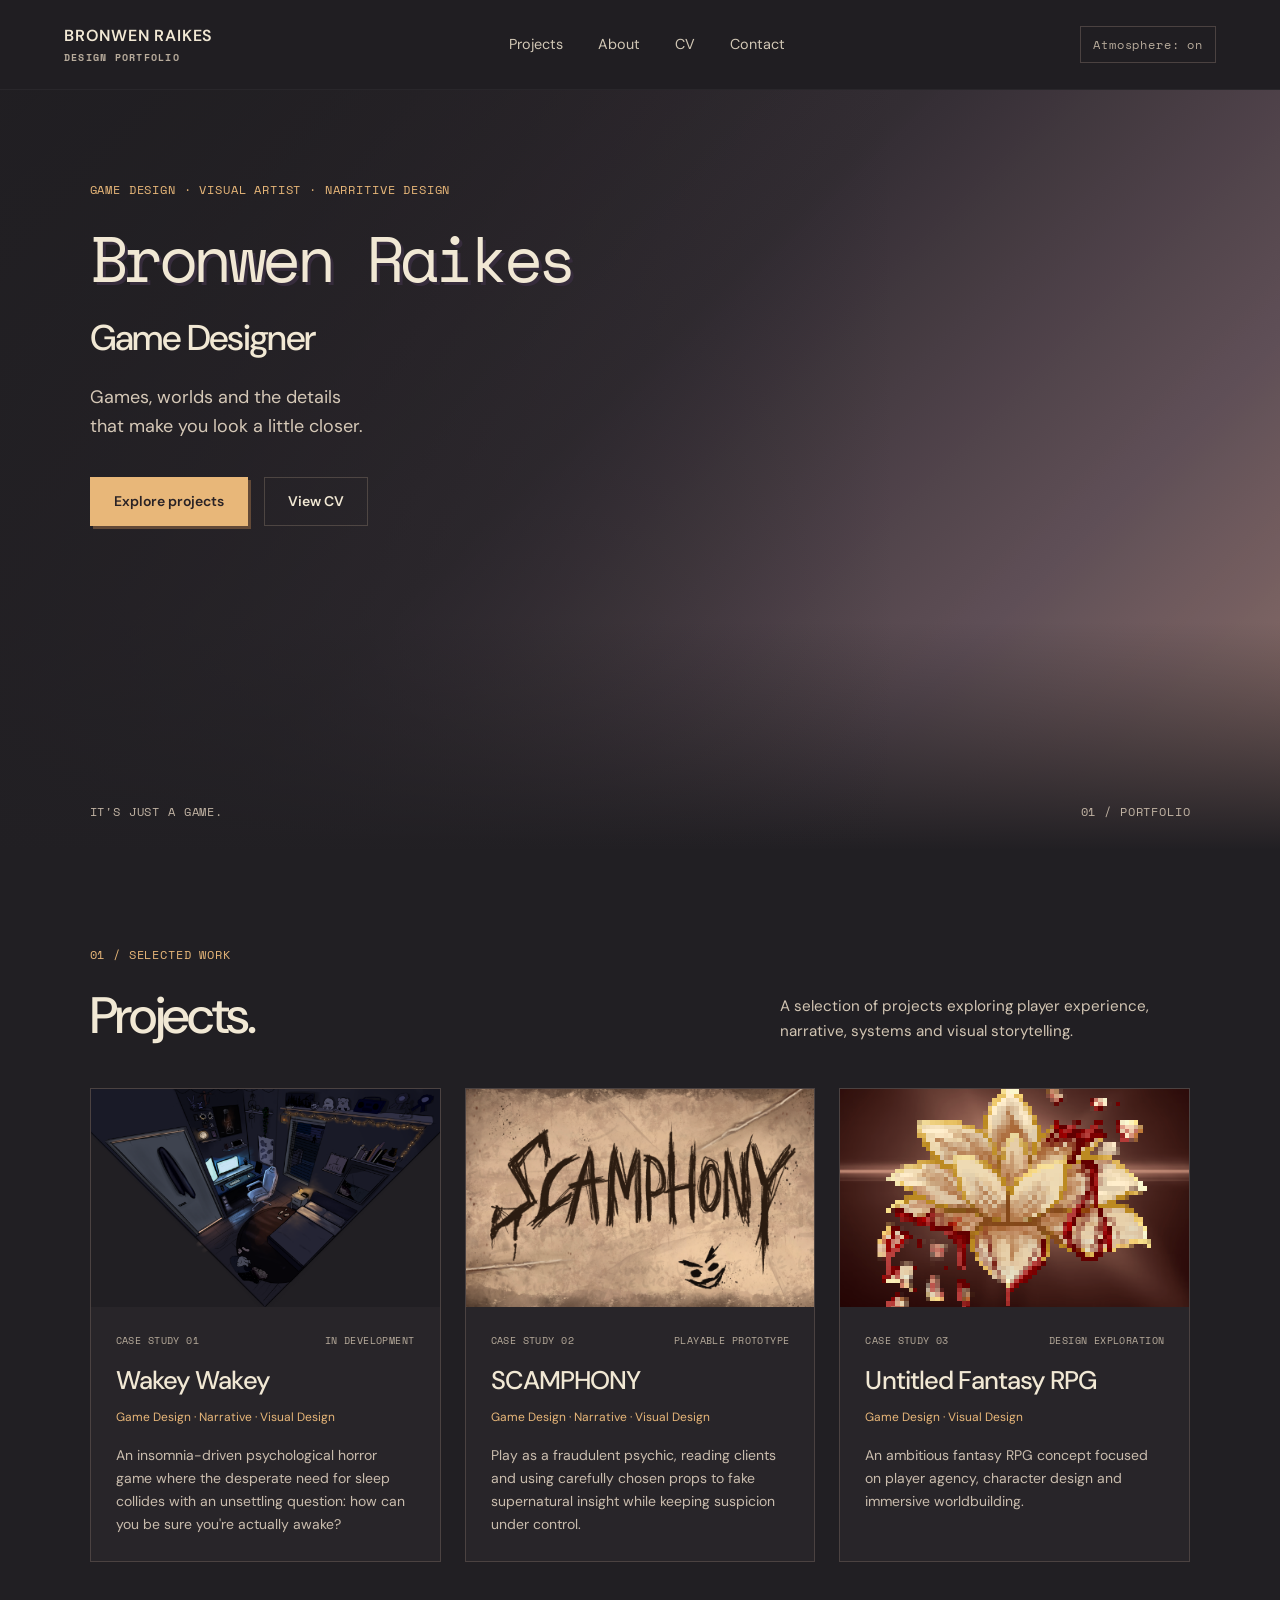
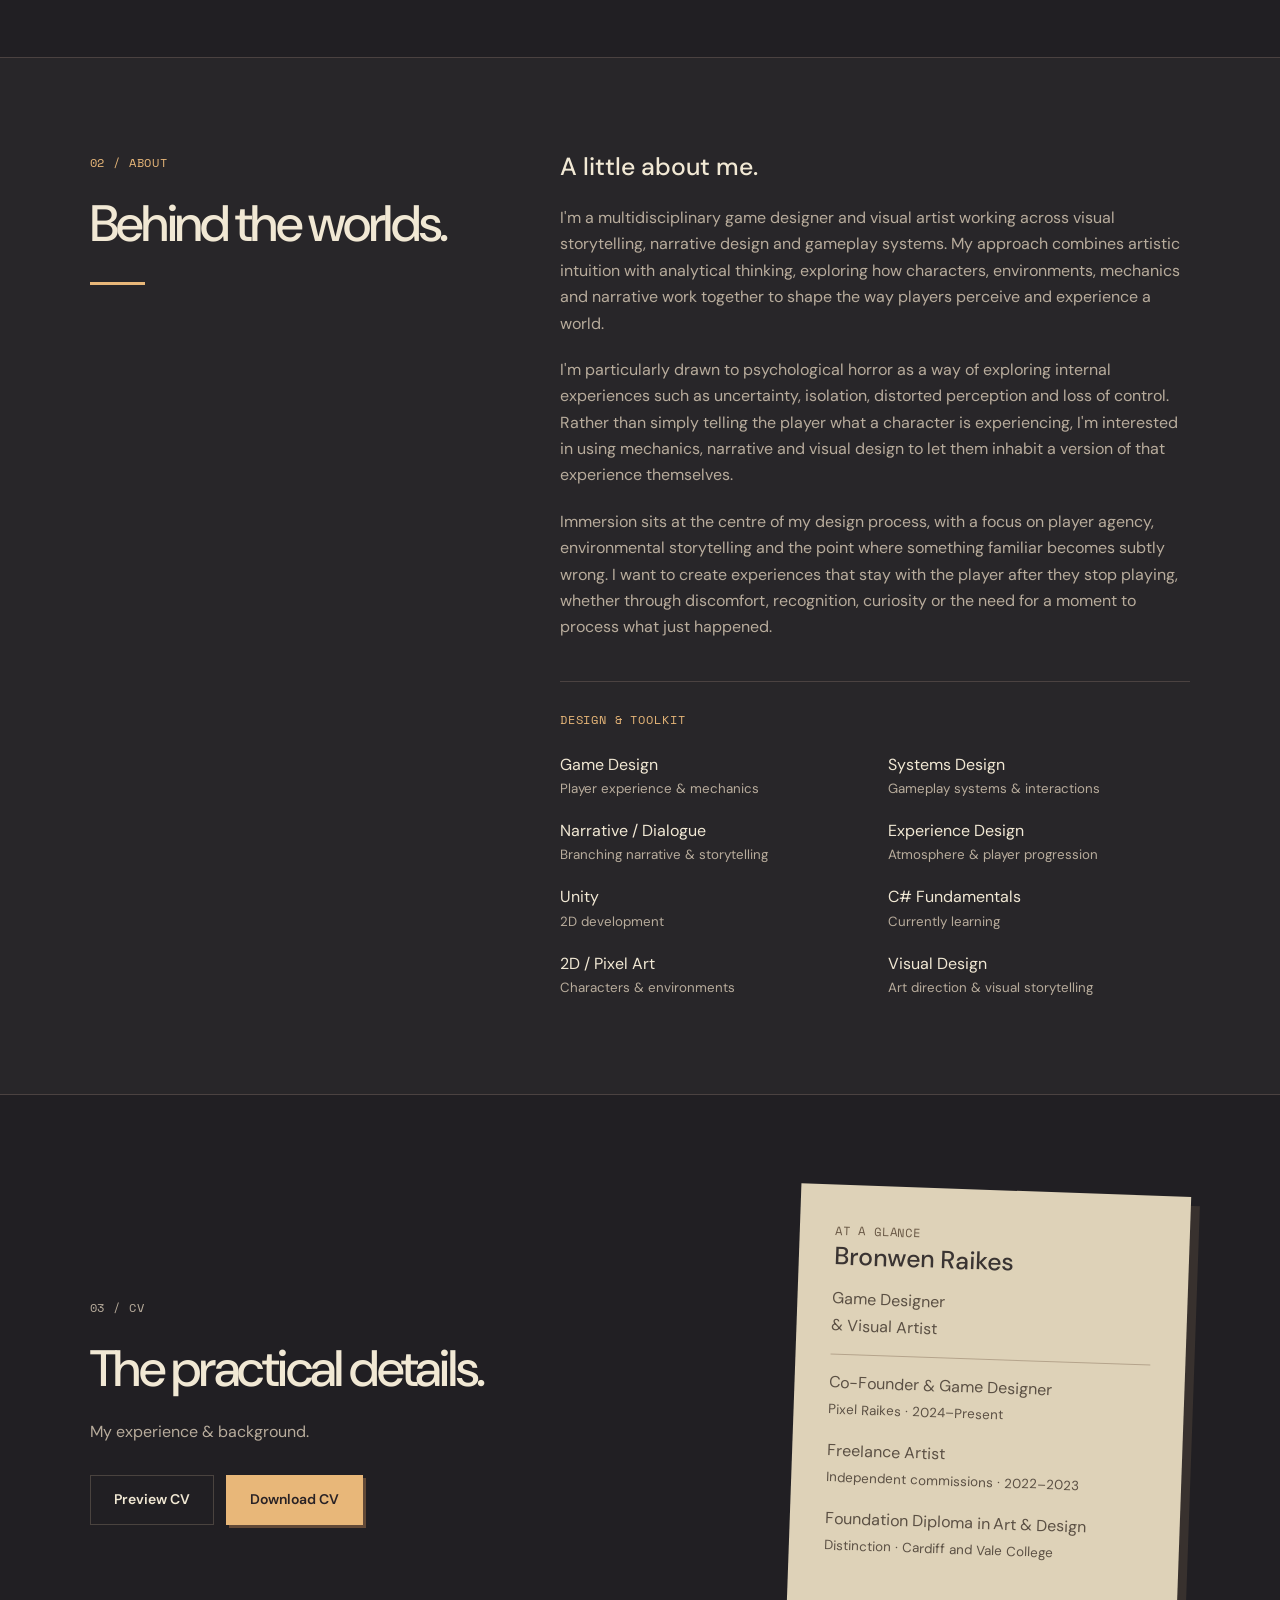
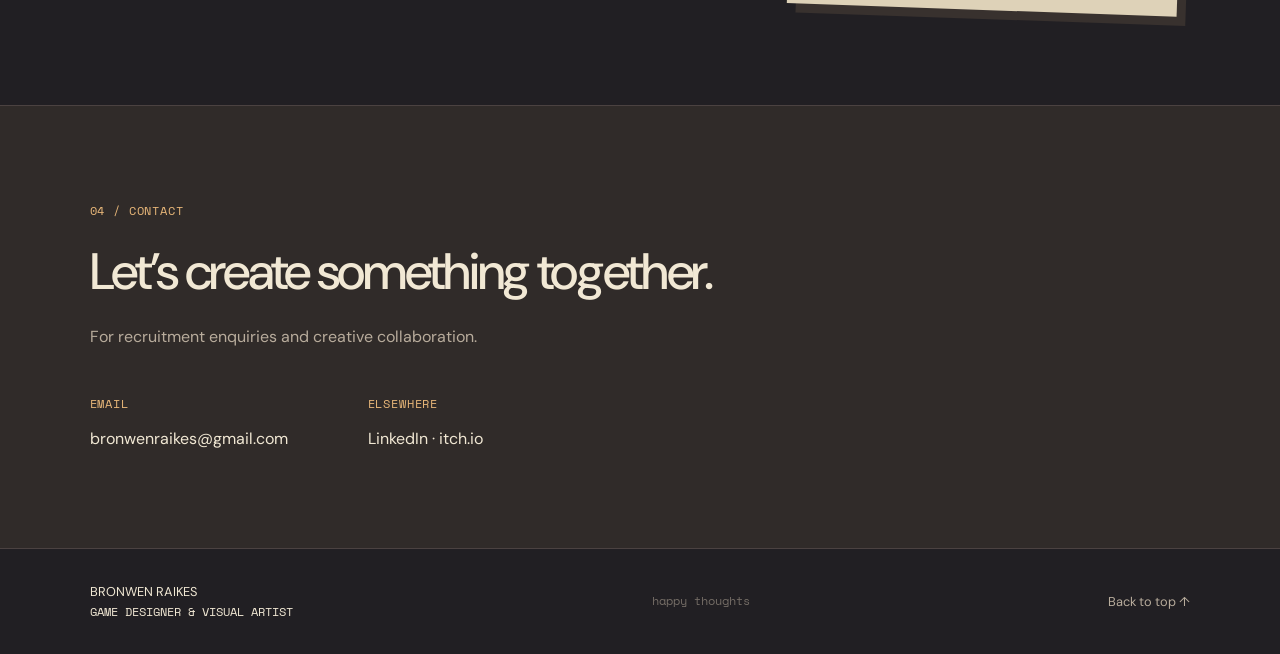
<file: index.html>
<!DOCTYPE html>
<html lang="en">

<head>
  <meta charset="UTF-8">
  <meta name="viewport" content="width=device-width, initial-scale=1.0">

  <title>Bronwen Raikes | Game Design Portfolio</title>

  <link rel="stylesheet" href="style.css">
</head>

<body id="top">

  <a class="skip" href="#main">Skip to content</a>


  <!-- NAVIGATION -->

  <header class="nav">

    <a class="wordmark" href="index.html">
   

      <span>
        BRONWEN RAIKES
        <small class="mini">DESIGN PORTFOLIO</small>
      </span>
    </a>

    <nav aria-label="Main navigation">
      <a href="#projects">Projects</a>
      <a href="#about">About</a>
      <a href="#cv">CV</a>
      <a href="#contact">Contact</a>
    </nav>

    <button class="atmosphere" id="atmosphere" type="button">
      Atmosphere: on
    </button>

  </header>


  <main id="main">


    <!-- HERO -->

    <section class="hero">

      <div class="hero-art" aria-hidden="true"></div>
      <div class="hero-shade" aria-hidden="true"></div>

      <div class="hero-copy">

        <p class="eyebrow">
          GAME DESIGN · VISUAL ARTIST · NARRITIVE DESIGN
        </p>

        <h1>Bronwen Raikes</h1>

        <h2>
          Game Designer
        </h2>

        <p class="hero-intro">
          Games, worlds and the details<br>
          that make you look a little closer.
        </p>

       
        <div class="hero-actions">

          <a class="button primary" href="#projects">
            Explore projects
          </a>

          <a class="button quiet"
            href="CV_Bronwen_Raikes.pdf"
            target="_blank"
            rel="noopener noreferrer">
            View CV
          </a>

        </div>


      </div>

      <div class="hero-bottom">
        <span>IT'S JUST A GAME.</span>
        <span class="scene-note">01 / PORTFOLIO</span>
      </div>

    </section>


    <!-- PROJECTS -->

    <section class="section" id="projects">

      <div class="section-heading">

        <div>
          <p class="eyebrow">01 / SELECTED WORK</p>

         <h2>
          Projects.
        </h2>

        </div>

        <p>
          A selection of projects exploring player experience,
          narrative, systems and visual storytelling.
        </p>

      </div>


      <div class="projects-grid">


        <!-- PROJECT 01 -->

        <a class="project-card" href="projects/project-1.html">

          <div class="project-media">
              <img src="Media/Wakey Wakey/Room.png"
              alt="Wakey Wakey game artwork"
              class="project-thumbnail">
            <span class="media-label">
              PROJECT 01
            </span>

          
            <span class="view">
              View case study →
            </span>

          </div>

          <div class="project-info">

            <div class="card-top">
              <span>CASE STUDY 01</span>
              <span>IN DEVELOPMENT</span>
            </div>

            <h3>Wakey Wakey</h3>

            <p class="role">
              Game Design · Narrative · Visual Design
            </p>

            <p>
              An insomnia-driven psychological horror game where the desperate need for sleep 
              collides with an unsettling question: how can you be sure you're actually awake?
            </p>

            <div class="tags">
              <span>Unity</span>
              <span>2D</span>
              <span>Game Design</span>
              <span>Psychological Horror</span>
            </div>

          </div>

        </a>


        <!-- PROJECT 02 -->

        <a class="project-card" href="projects/project-2.html">

        <div class="project-media media-2">
    <img src="Media/scamphony/TITLE.png"
         alt="SCAMPHONY game artwork"
         class="project-thumbnail">

    <span class="media-label">PROJECT 02</span>

    <span class="view">View case study →</span>
</div>

          <div class="project-info">

            <div class="card-top">
              <span>CASE STUDY 02</span>
              <span>PLAYABLE PROTOTYPE</span>
            </div>

            <h3>SCAMPHONY</h3>

            <p class="role">
              Game Design · Narrative · Visual Design
            </p>

            <p>
              Play as a fraudulent psychic, reading clients and using carefully chosen props 
              to fake supernatural insight while keeping suspicion under control.
            </p>

            <div class="tags">
              <span>Game Design</span>
              <span>Narrative</span>
              <span>Worldbuilding</span>
            </div>

          </div>

        </a>


        <!-- PROJECT 03 -->

        <a class="project-card" href="projects/project-3.html">

          <div class="project-media media-3">
            <img src="Media/rpg-logo.png" alt="Pixel-art flower emblem from the fantasy RPG" 
                class="project-thumbnail">
            <span class="media-label">
              PROJECT 03
            </span>

            <span class="media-center">
              UNTITLED FANTASY RPG
              <small>Visual and interactive development</small>
            </span>

            <span class="view">
              View case study →
            </span>

          </div>

          <div class="project-info">

            <div class="card-top">
              <span>CASE STUDY 03</span>
              <span>DESIGN EXPLORATION</span>
            </div>

            <h3>Untitled Fantasy RPG</h3>

            <p class="role">
              Game Design · Visual Design
            </p>

            <p>
              An ambitious fantasy RPG concept focused on player agency, 
              character design and immersive worldbuilding.
            </p>

            <div class="tags">
              <span>Visual Design</span>
              <span>Interaction</span>
              <span>2D Art</span>
            </div>

          </div>

        </a>

      </div>

    </section>


    <!-- ABOUT -->

    <section class="section about" id="about">

      <div class="about-title">

        <p class="eyebrow">
          02 / ABOUT
        </p>

        <h2>
          Behind the worlds.
          
        </h2>
      
        <span class="little-rule"></span>

      </div>


 
      <div class="about-copy">

        <h3>
          A little about me.
        </h3>

        <p>
          I'm a multidisciplinary game designer and visual artist working across
          visual storytelling, narrative design and gameplay systems. My approach
          combines artistic intuition with analytical thinking, exploring how
          characters, environments, mechanics and narrative work together to
          shape the way players perceive and experience a world.
        </p>

        <p>
          I'm particularly drawn to psychological horror as a way of exploring
          internal experiences such as uncertainty, isolation, distorted
          perception and loss of control. Rather than simply telling the player
          what a character is experiencing, I'm interested in using mechanics,
          narrative and visual design to let them inhabit a version of that
          experience themselves.
        </p>

        <p>
          Immersion sits at the centre of my design process, with a focus on
          player agency, environmental storytelling and the point where
          something familiar becomes subtly wrong. I want to create experiences
          that stay with the player after they stop playing, whether through
          discomfort, recognition, curiosity or the need for a moment to
          process what just happened.
        </p>

      



        <!-- SKILLS -->

        <div class="skills">

          <p class="eyebrow">
            DESIGN &amp; TOOLKIT
          </p>

          <div>

            <span>
              Game Design
              <small>Player experience &amp; mechanics</small>
            </span>

            <span>
              Systems Design
              <small>Gameplay systems &amp; interactions</small>
            </span>

            <span>
              Narrative / Dialogue
              <small>Branching narrative &amp; storytelling</small>
            </span>

            <span>
              Experience Design
              <small>Atmosphere &amp; player progression</small>
            </span>

            <span>
              Unity
              <small>2D development</small>
            </span>

            <span>
              C# Fundamentals
              <small>Currently learning</small>
            </span>

            <span>
              2D / Pixel Art
              <small>Characters &amp; environments</small>
            </span>

            <span>
              Visual Design
              <small>Art direction &amp; visual storytelling</small>
            </span>

          </div>

        </div>

      </div>

    </section>


    <!-- CV -->

    <section class="section cv" id="cv">

      
      <div>

        <p class="eyebrow">
          03 / CV
        </p>

        <h2>
          The practical details.
        </h2>

        <p>
          My experience & background.
        </p>

        <div class="cv-actions">

          <a class="button quiet"
            href="CV_Bronwen_Raikes.pdf"
            target="_blank"
            rel="noopener noreferrer">
            Preview CV
          </a>

          <a class="button primary"
            href="CV_Bronwen_Raikes.pdf"
            download="CV_Bronwen_Raikes.pdf">
            Download CV
          </a>

        </div>

      </div>




      <div class="cv-sheet">

        <span class="eyebrow">
          AT A GLANCE
        </span>

        <h3>Bronwen Raikes</h3>

        <p>
          Game Designer<br>
          &amp; Visual Artist
        </p>

        <hr>

        <p>
          Co-Founder &amp; Game Designer
          <br>
          <small>Pixel Raikes · 2024–Present</small>
        </p>

        <p>
          Freelance Artist
          <br>
          <small>Independent commissions · 2022–2023</small>
        </p>

        <p>
          Foundation Diploma in Art &amp; Design
          <br>
          <small>Distinction · Cardiff and Vale College</small>
        </p>

      </div>


    </section>


    <!-- CONTACT -->

    <section class="section contact" id="contact">

      <p class="eyebrow">
        04 / CONTACT
      </p>

      <h2>
        Let’s create something together.
        
      </h2>

      <p>
        For recruitment enquiries and creative collaboration.
      </p>

      <div class="contact-details">

        <div>
          <span>EMAIL</span>
          <p>
            <a href="mailto:bronwenraikes@gmail.com">bronwenraikes@gmail.com</a>
          </p>
        </div>

        <div>
          <span>ELSEWHERE</span>
          <p>LinkedIn · itch.io</p>
        </div>

      </div>

    </section>


  </main>


  <!-- FOOTER -->

  <footer>

    <a href="index.html">
      BRONWEN RAIKES
      <span>GAME DESIGNER &amp; VISUAL ARTIST</span>
    </a>

   <span class="world-note" id="world-note"></span>

    <a href="#top">
      Back to top ↑
    </a>

  </footer>


  <script src="script.js"></script>

</body>
</html>
</file>
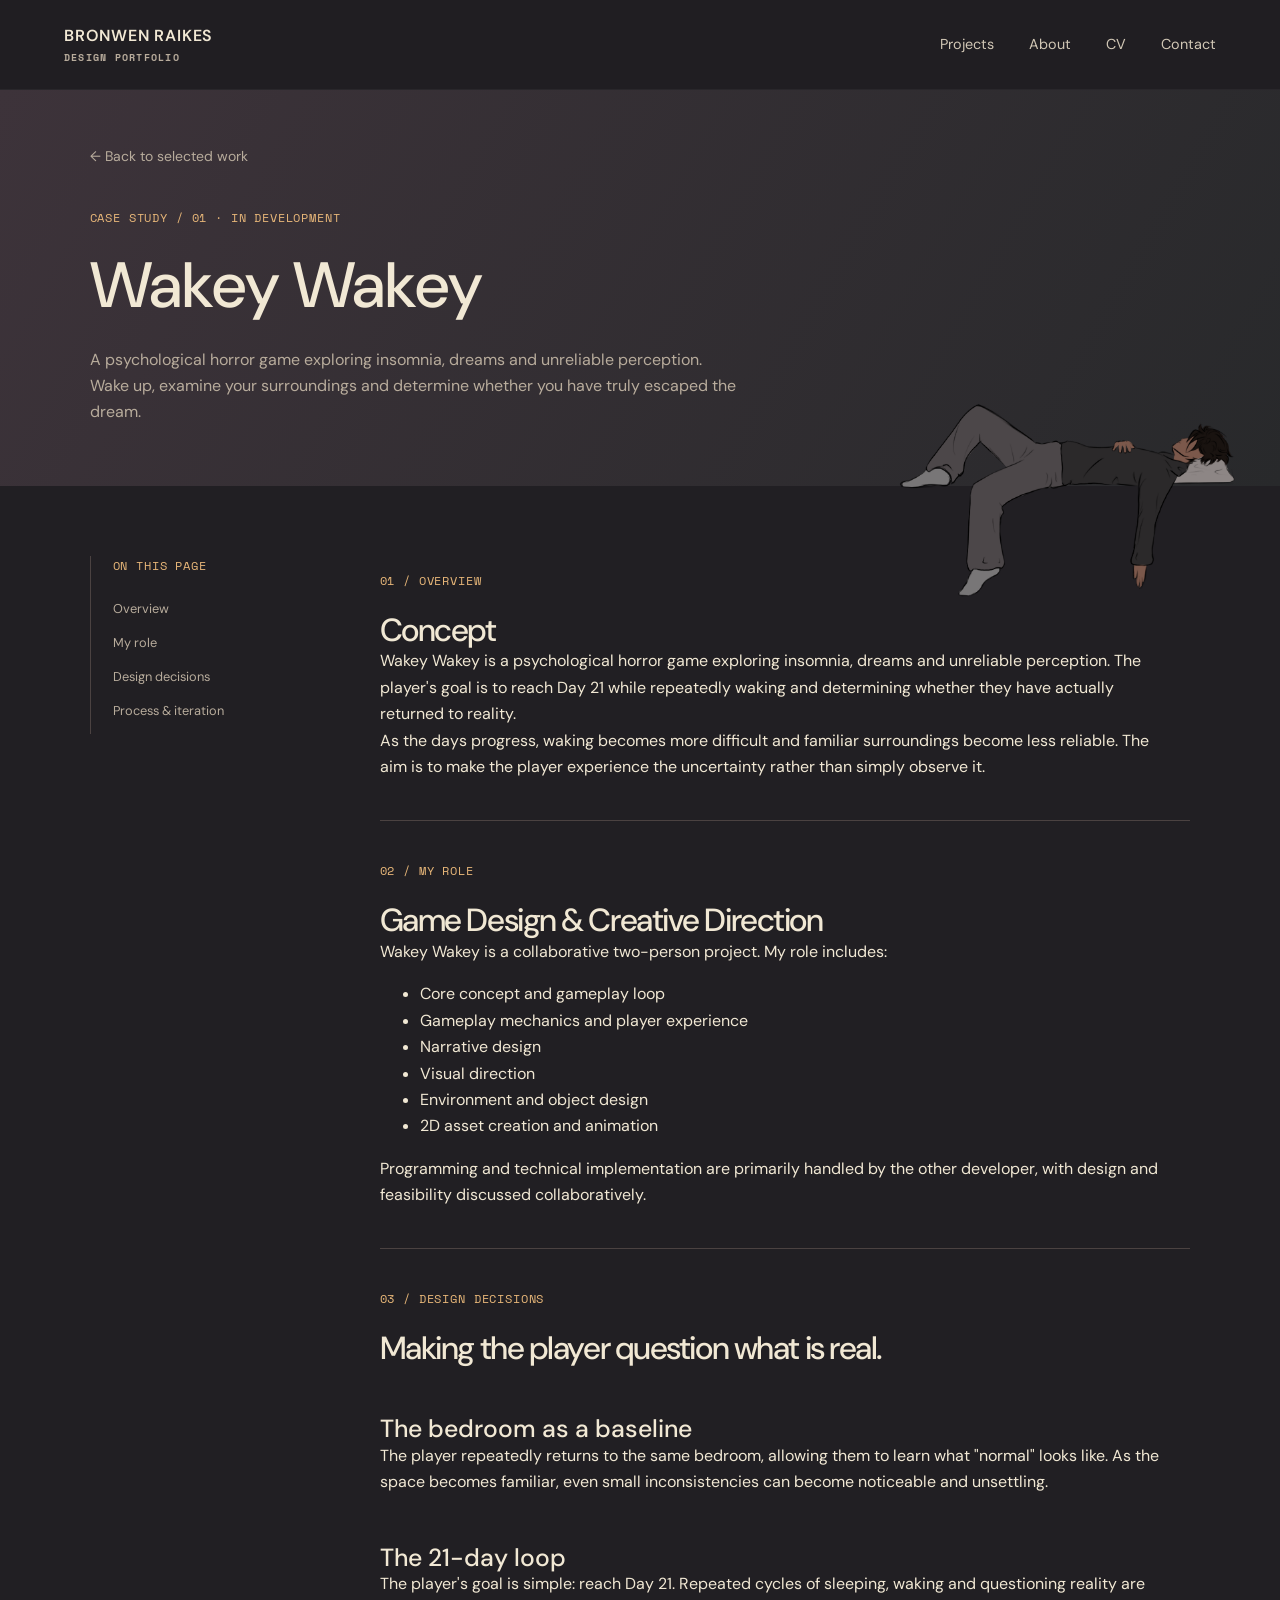
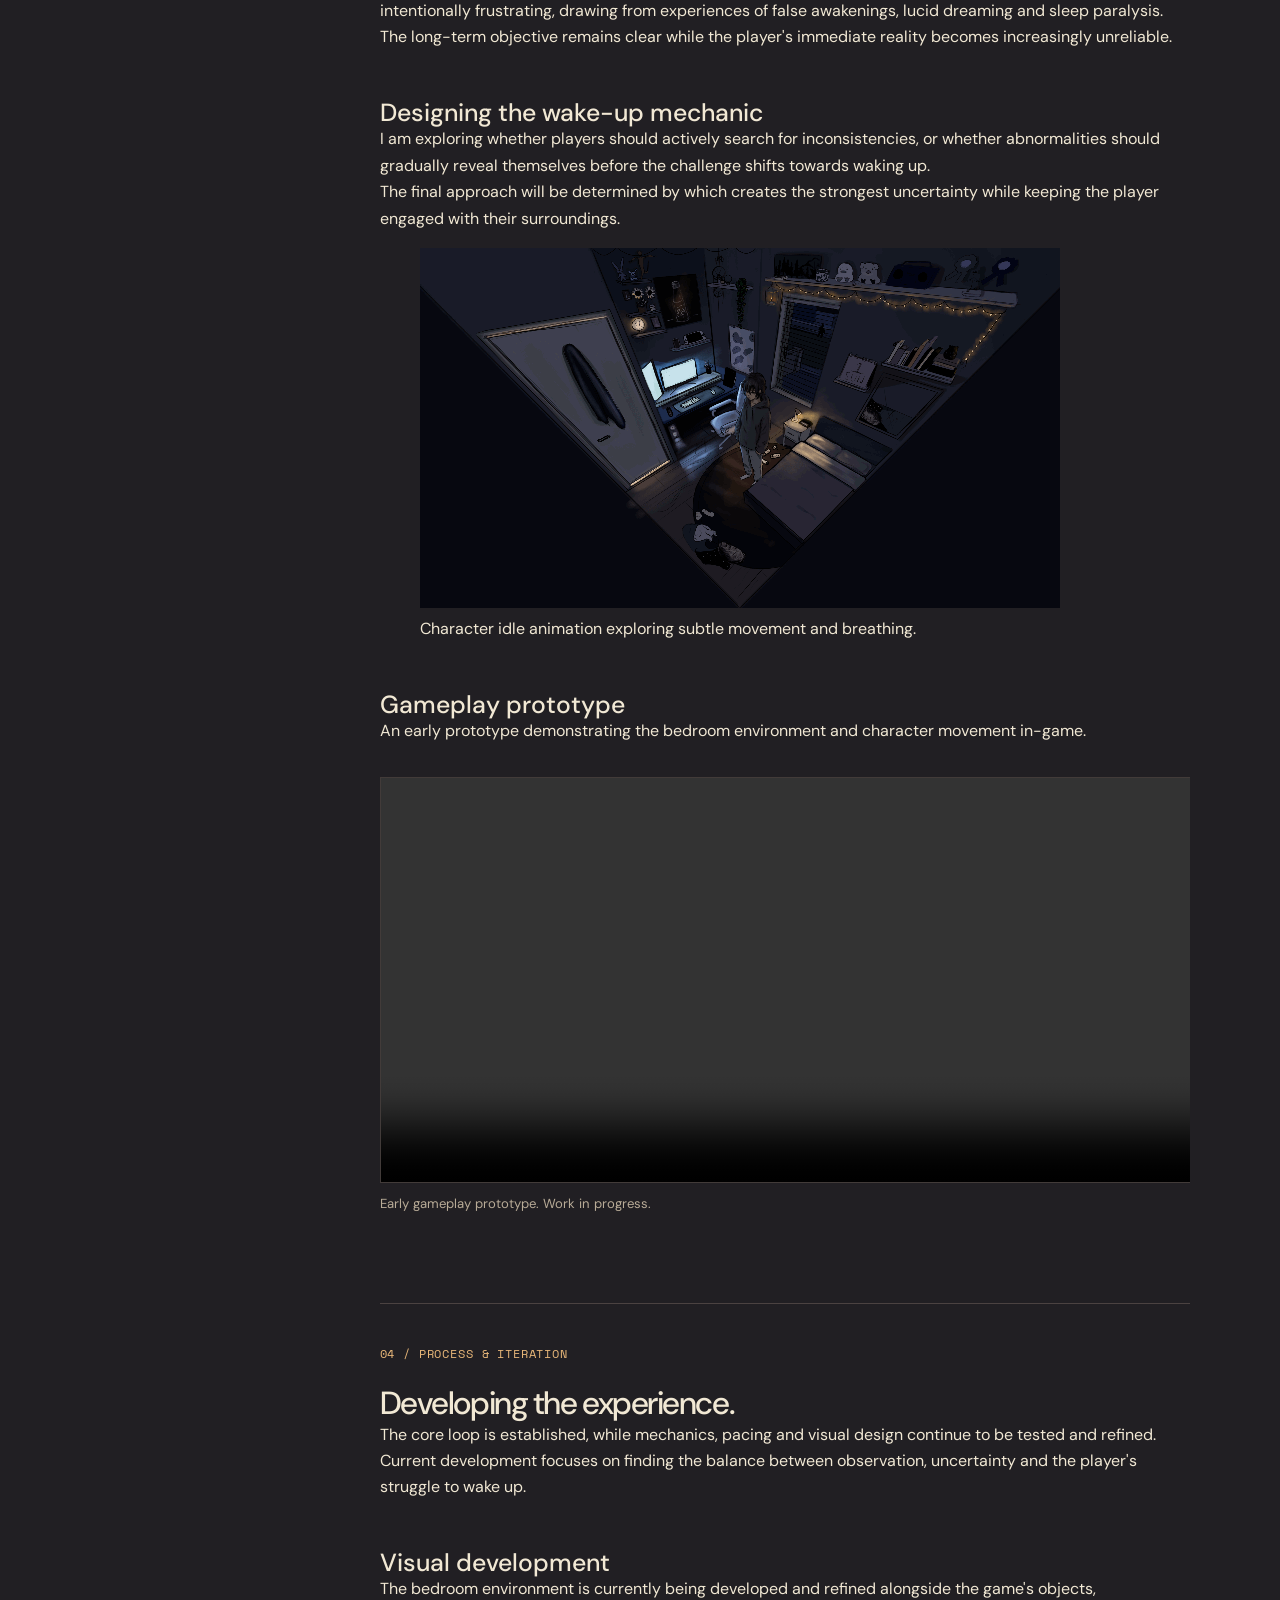
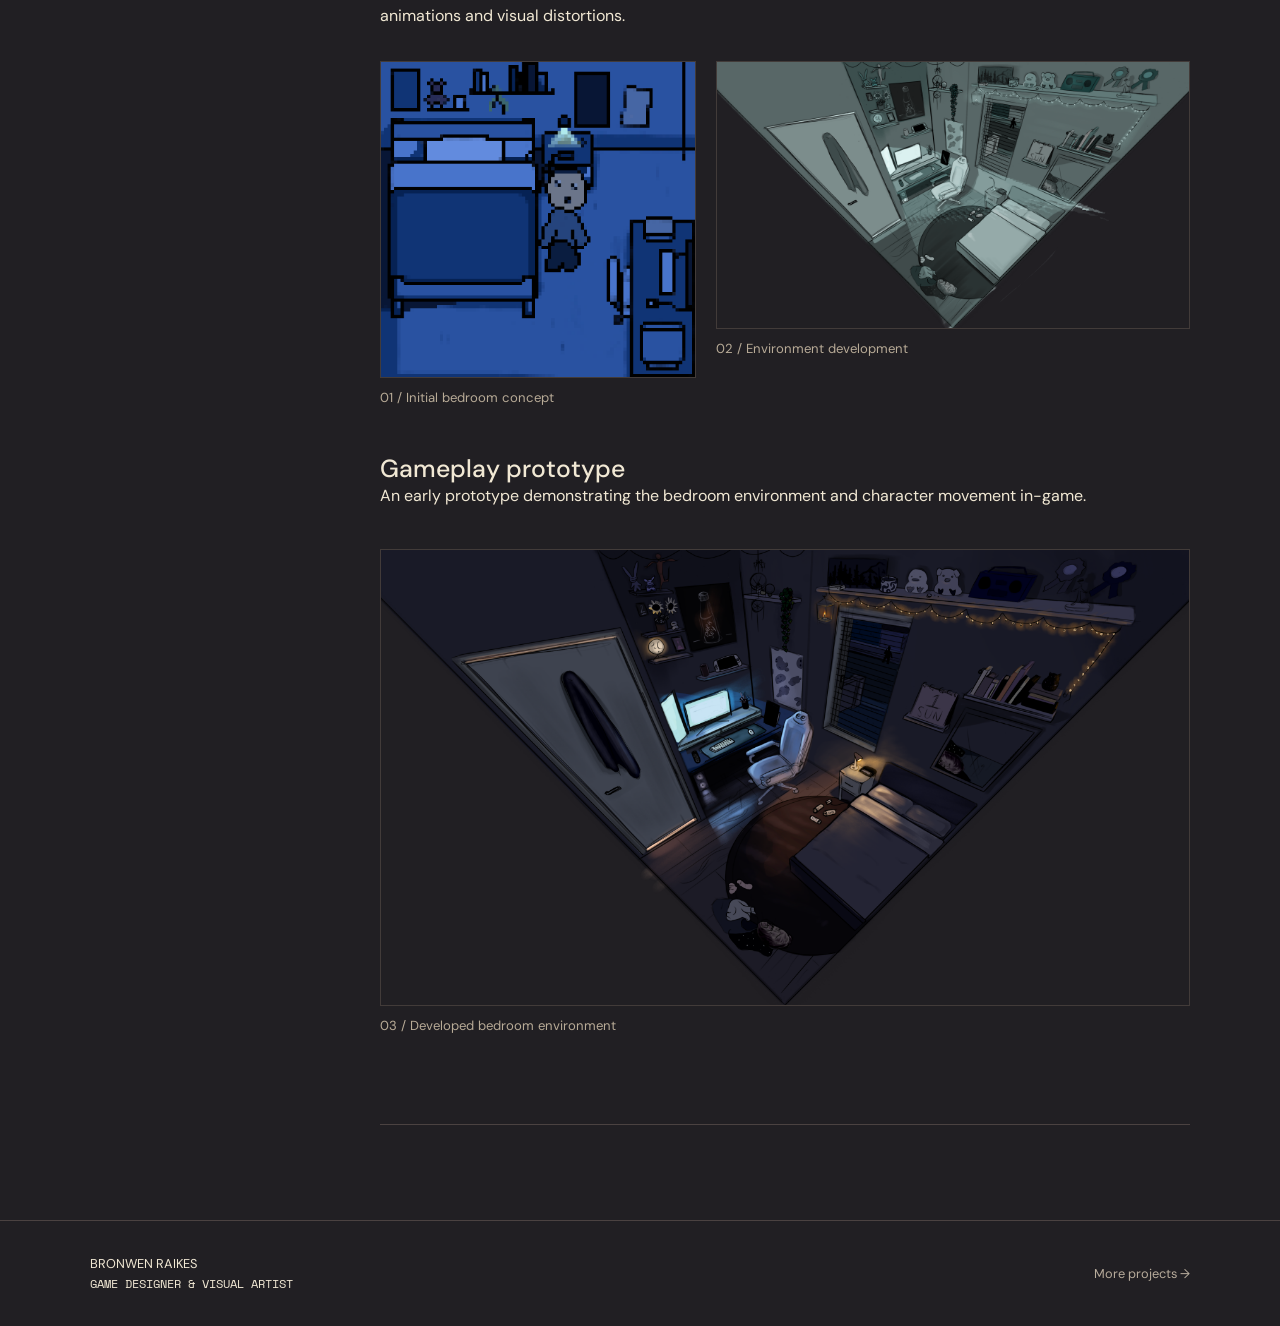
<file: projects/project-1.html>
<!DOCTYPE html>
<html lang="en">
<head><meta charset="UTF-8"><meta name="viewport" content="width=device-width,initial-scale=1.0"><title>WAKEY WAKEY | Bronwen Raikes</title><link rel="stylesheet" href="../style.css"></head>
<body>
<header class="nav"><a class="wordmark" href="../index.html">
  <span>BRONWEN RAIKES<small class="mini">DESIGN PORTFOLIO</small></span>
  </a><nav><a href="../index.html#projects">Projects</a>
    <a href="../index.html#about">About</a>
    <a href="../index.html#cv">CV</a>
    <a href="../index.html#contact">Contact</a></nav></header>
<main>
<section class="study-hero">
  <a class="back" href="../index.html#projects">← Back to selected work</a>

  <p class="eyebrow">CASE STUDY / 01 · IN DEVELOPMENT</p>

  <h1>Wakey Wakey</h1>

  <p>
    A psychological horror game exploring insomnia, dreams and unreliable
    perception. Wake up, examine your surroundings and determine whether
    you have truly escaped the dream.
  </p>

  <img
    class="wakey-hero-character"
    src="../Media/Wakey Wakey/Char-wakeypage.png"
    alt="Wakey Wakey protagonist lying down"
>
</section>
<div class="study-layout"><aside><p class="eyebrow">ON THIS PAGE</p><a href="#overview">Overview</a><a href="#role">My role</a><a href="#design">Design decisions</a><a href="#process">Process &amp; iteration</a></aside>
<article>


<section class="study-section" id="overview">

  <p class="eyebrow">01 / OVERVIEW</p>

  <h2>Concept</h2>

  <p>
    Wakey Wakey is a psychological horror game exploring insomnia, dreams
    and unreliable perception. The player's goal is to reach Day 21 while
    repeatedly waking and determining whether they have actually returned
    to reality.
  </p>

  <p>
    As the days progress, waking becomes more difficult and familiar
    surroundings become less reliable. The aim is to make the player
    experience the uncertainty rather than simply observe it.
  </p>

</section>
<section class="study-section" id="role">

  <p class="eyebrow">02 / MY ROLE</p>

  <h2>Game Design &amp; Creative Direction</h2>

  <p>
    Wakey Wakey is a collaborative two-person project. My role includes:
  </p>

  <ul>
    <li>Core concept and gameplay loop</li>
    <li>Gameplay mechanics and player experience</li>
    <li>Narrative design</li>
    <li>Visual direction</li>
    <li>Environment and object design</li>
    <li>2D asset creation and animation</li>
  </ul>

  <p>
    Programming and technical implementation are primarily handled by the
    other developer, with design and feasibility discussed collaboratively.
  </p>

</section>
<section class="study-section" id="design">

  <p class="eyebrow">03 / DESIGN DECISIONS</p>

  <h2>Making the player question what is real.</h2>

  <h3>The bedroom as a baseline</h3>

  <p>
    The player repeatedly returns to the same bedroom, allowing them to
    learn what "normal" looks like. As the space becomes familiar, even
    small inconsistencies can become noticeable and unsettling.
  </p>

  <h3>The 21-day loop</h3>

  <p>
    The player's goal is simple: reach Day 21. Repeated cycles of sleeping,
    waking and questioning reality are intentionally frustrating, drawing
    from experiences of false awakenings, lucid dreaming and sleep paralysis.
  </p>

  <p>
    The long-term objective remains clear while the player's immediate
    reality becomes increasingly unreliable.
  </p>

  <h3>Designing the wake-up mechanic</h3>

  <p>
    I am exploring whether players should actively search for inconsistencies,
    or whether abnormalities should gradually reveal themselves before the
    challenge shifts towards waking up.
  </p>

  <p>
    The final approach will be determined by which creates the strongest
    uncertainty while keeping the player engaged with their surroundings.
  </p>

  <figure class="wakey-media wakey-animation">
    <img
        src="../Media/Wakey Wakey/Animation_Idle.gif"
        alt="Idle breathing animation of the Wakey Wakey character"
        loading="lazy"
    >
    <figcaption>
        Character idle animation exploring subtle movement and breathing.
    </figcaption>
</figure>


<h3>Gameplay prototype</h3>

<p>
    An early prototype demonstrating the bedroom environment
    and character movement in-game.
</p>

<figure class="wakey-prototype">
    <video controls preload="metadata">
        <source
            src="../Media/Wakey Wakey/prototype.mp4.mp4"
            type="video/mp4"
        >
        Your browser does not support HTML video.
    </video>

    <figcaption>
        Early gameplay prototype. Work in progress.
    </figcaption>
</figure>

</section>
<section class="study-section" id="process">

  <p class="eyebrow">04 / PROCESS &amp; ITERATION</p>

  <h2>Developing the experience.</h2>

  <p>
    The core loop is established, while mechanics, pacing and visual design
    continue to be tested and refined. Current development focuses on finding
    the balance between observation, uncertainty and the player's struggle
    to wake up.
  </p>

  <h3>Visual development</h3>

  <p>
    The bedroom environment is currently being developed and refined alongside
    the game's objects, animations and visual distortions.
  </p>

<div class="wakey-development">

    <!-- ORIGINAL + PRE-RENDERED SIDE BY SIDE -->
    <div class="wakey-development-row">

        <figure>
            <img
                src="../Media/Wakey Wakey/WakeyOrigCon.png"
                alt="Original Wakey Wakey bedroom concept"
                loading="lazy"
            >
            <figcaption>
                01 / Initial bedroom concept
            </figcaption>
        </figure>

        <figure>
            <img
                src="../Media/Wakey Wakey/PreRendered_Room.png"
                alt="Pre-rendered bedroom environment"
                loading="lazy"
            >
            <figcaption>
                02 / Environment development
            </figcaption>
        </figure>

    </div>

    <h3>Gameplay prototype</h3>

<p>
    An early prototype demonstrating the bedroom environment
    and character movement in-game.
</p>


    <!-- DEVELOPED ROOM UNDERNEATH -->
    <figure class="wakey-development-final">
        <img
            src="../Media/Wakey Wakey/Room.png"
            alt="Developed bedroom environment for Wakey Wakey"
            loading="lazy"
        >
        <figcaption>
            03 / Developed bedroom environment
        </figcaption>
    </figure>

</div>

</section>

</article></div></main>
<footer><a href="../index.html">BRONWEN RAIKES<span>GAME DESIGNER &amp; VISUAL ARTIST</span></a><a href="../index.html#projects">More projects →</a></footer>
</body></html>
</file>
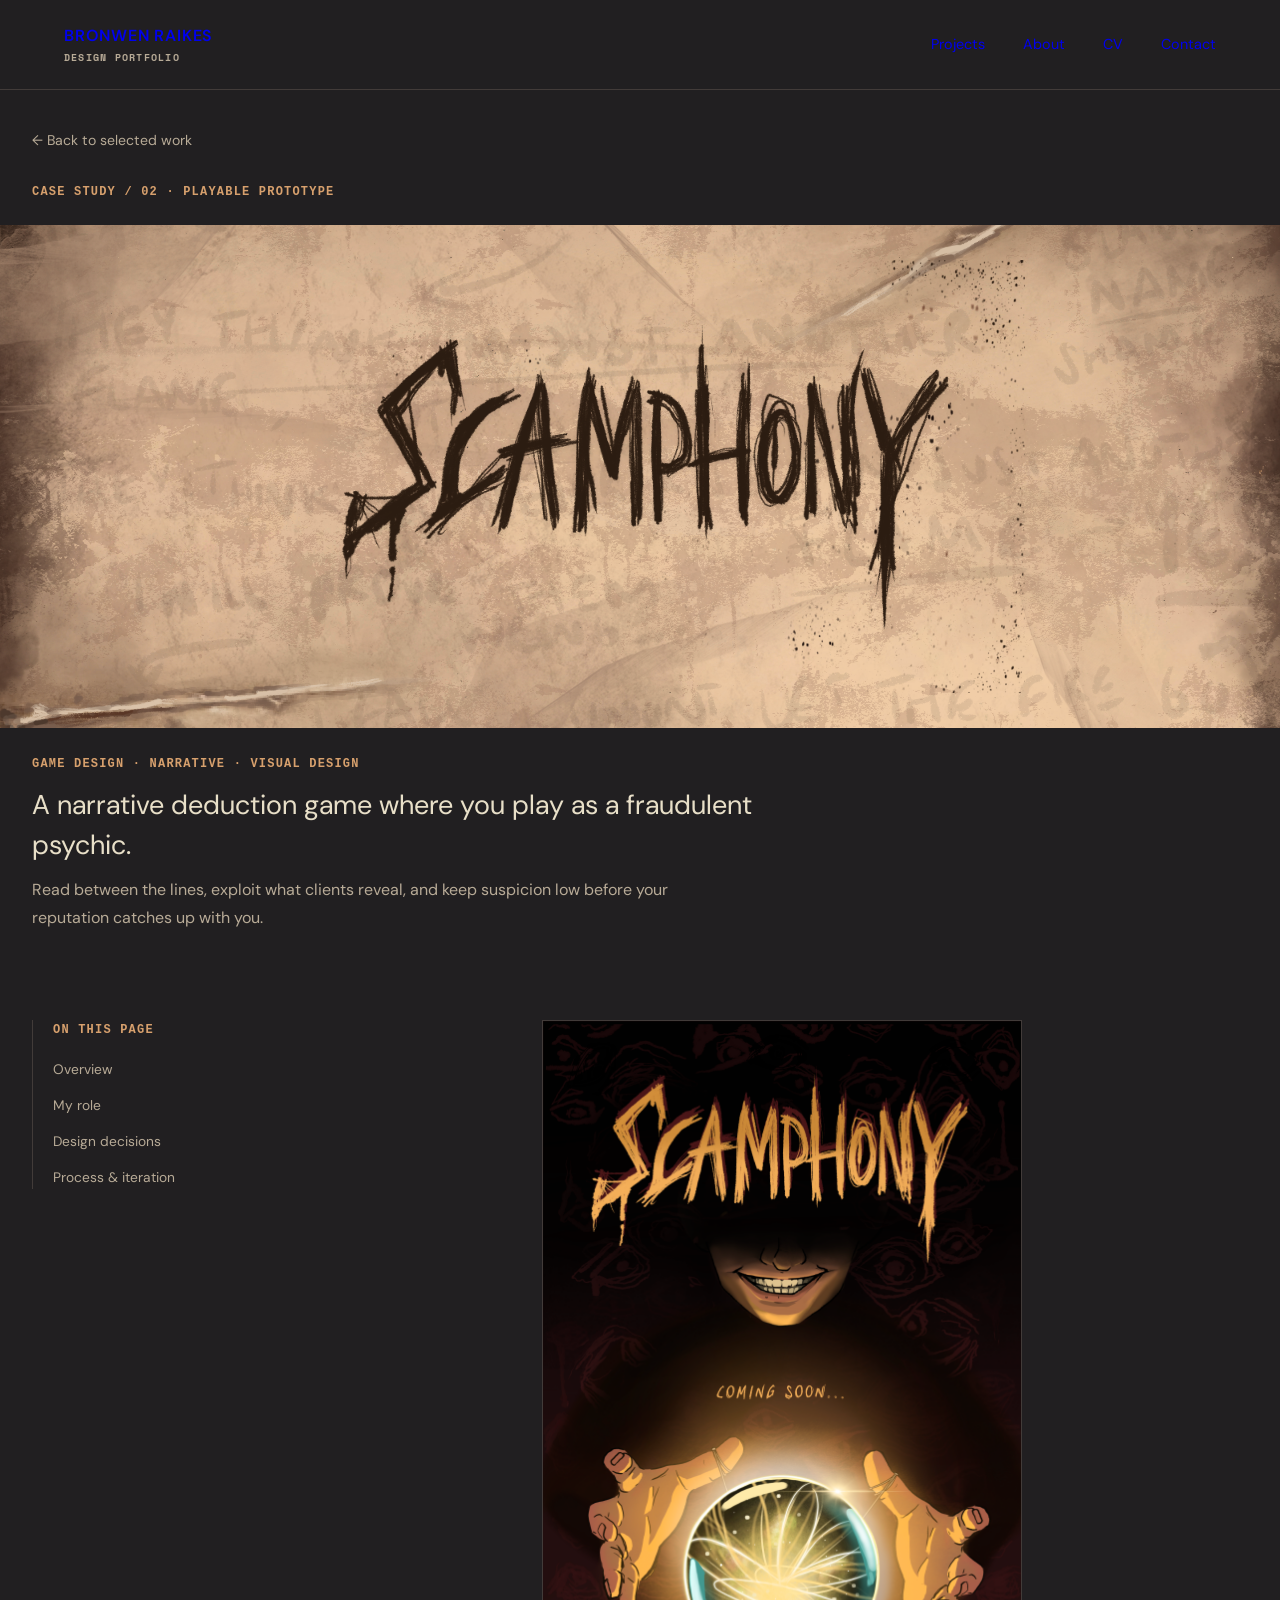
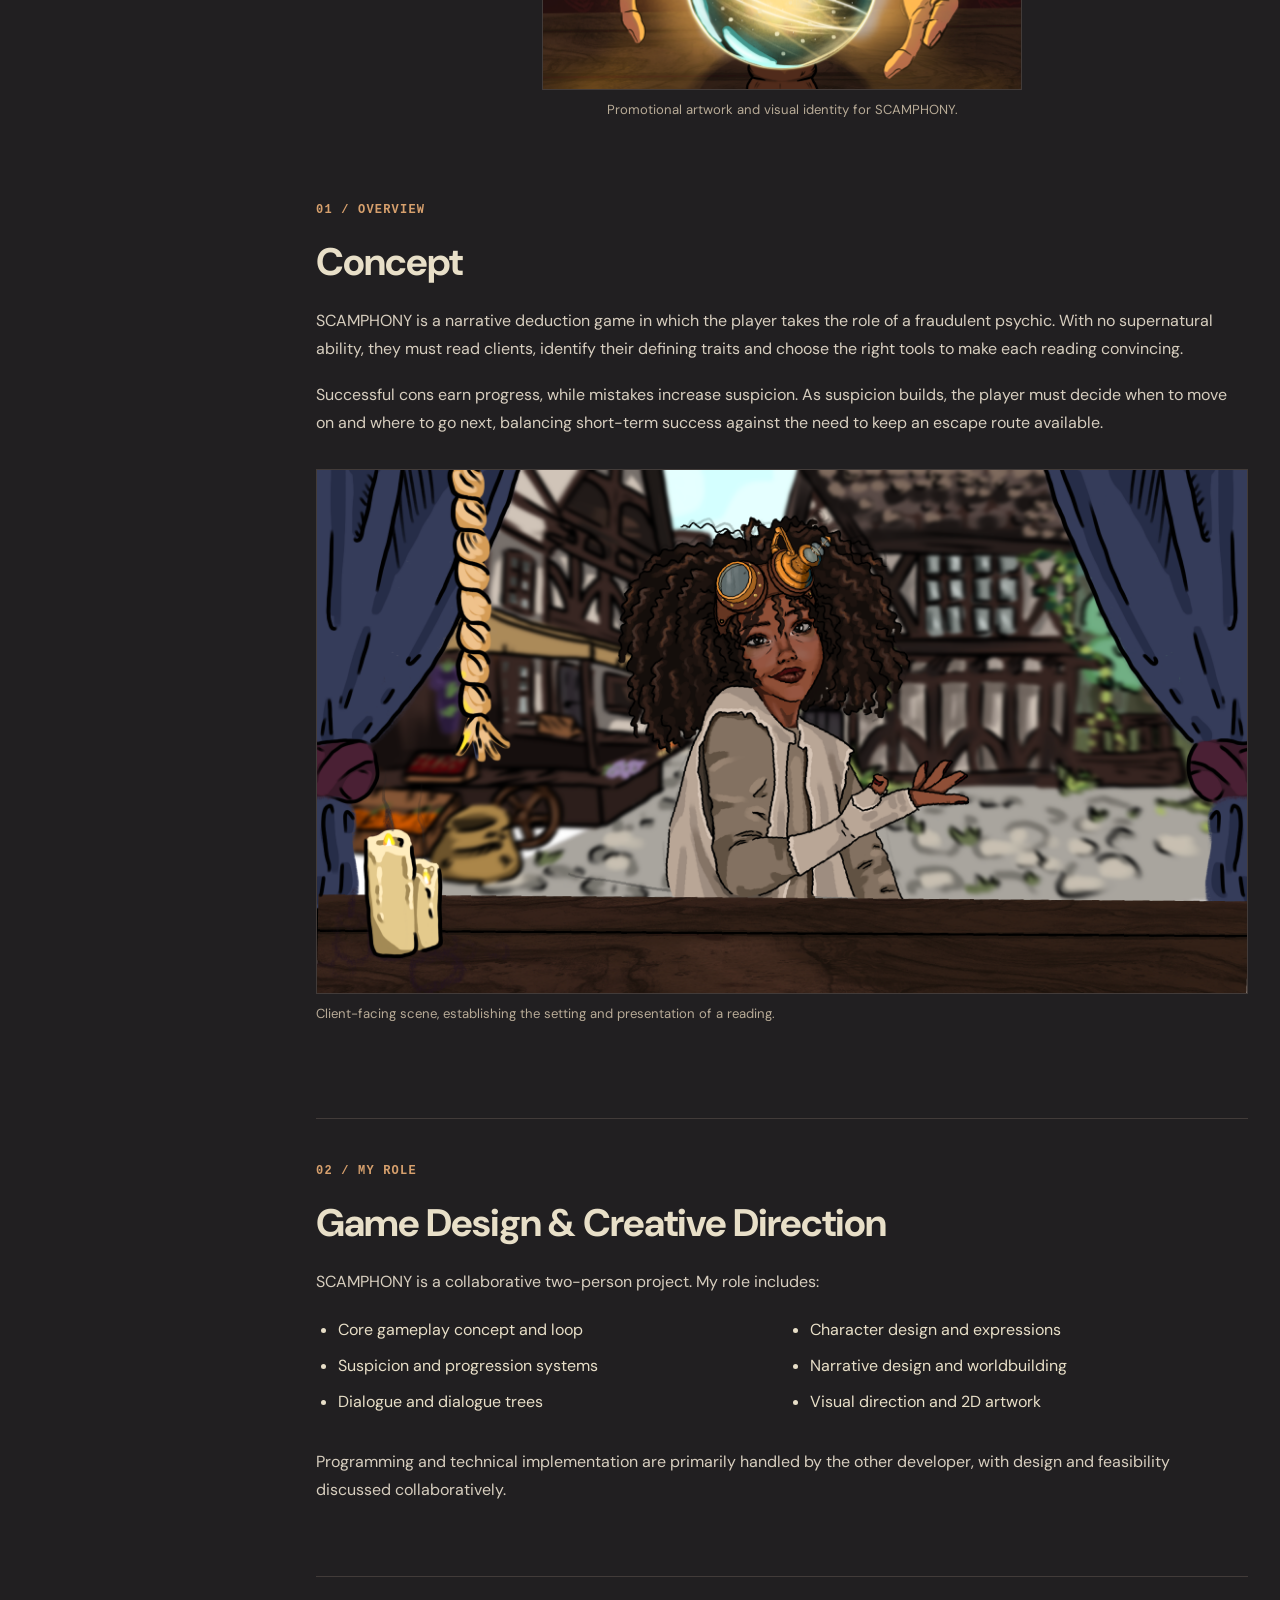
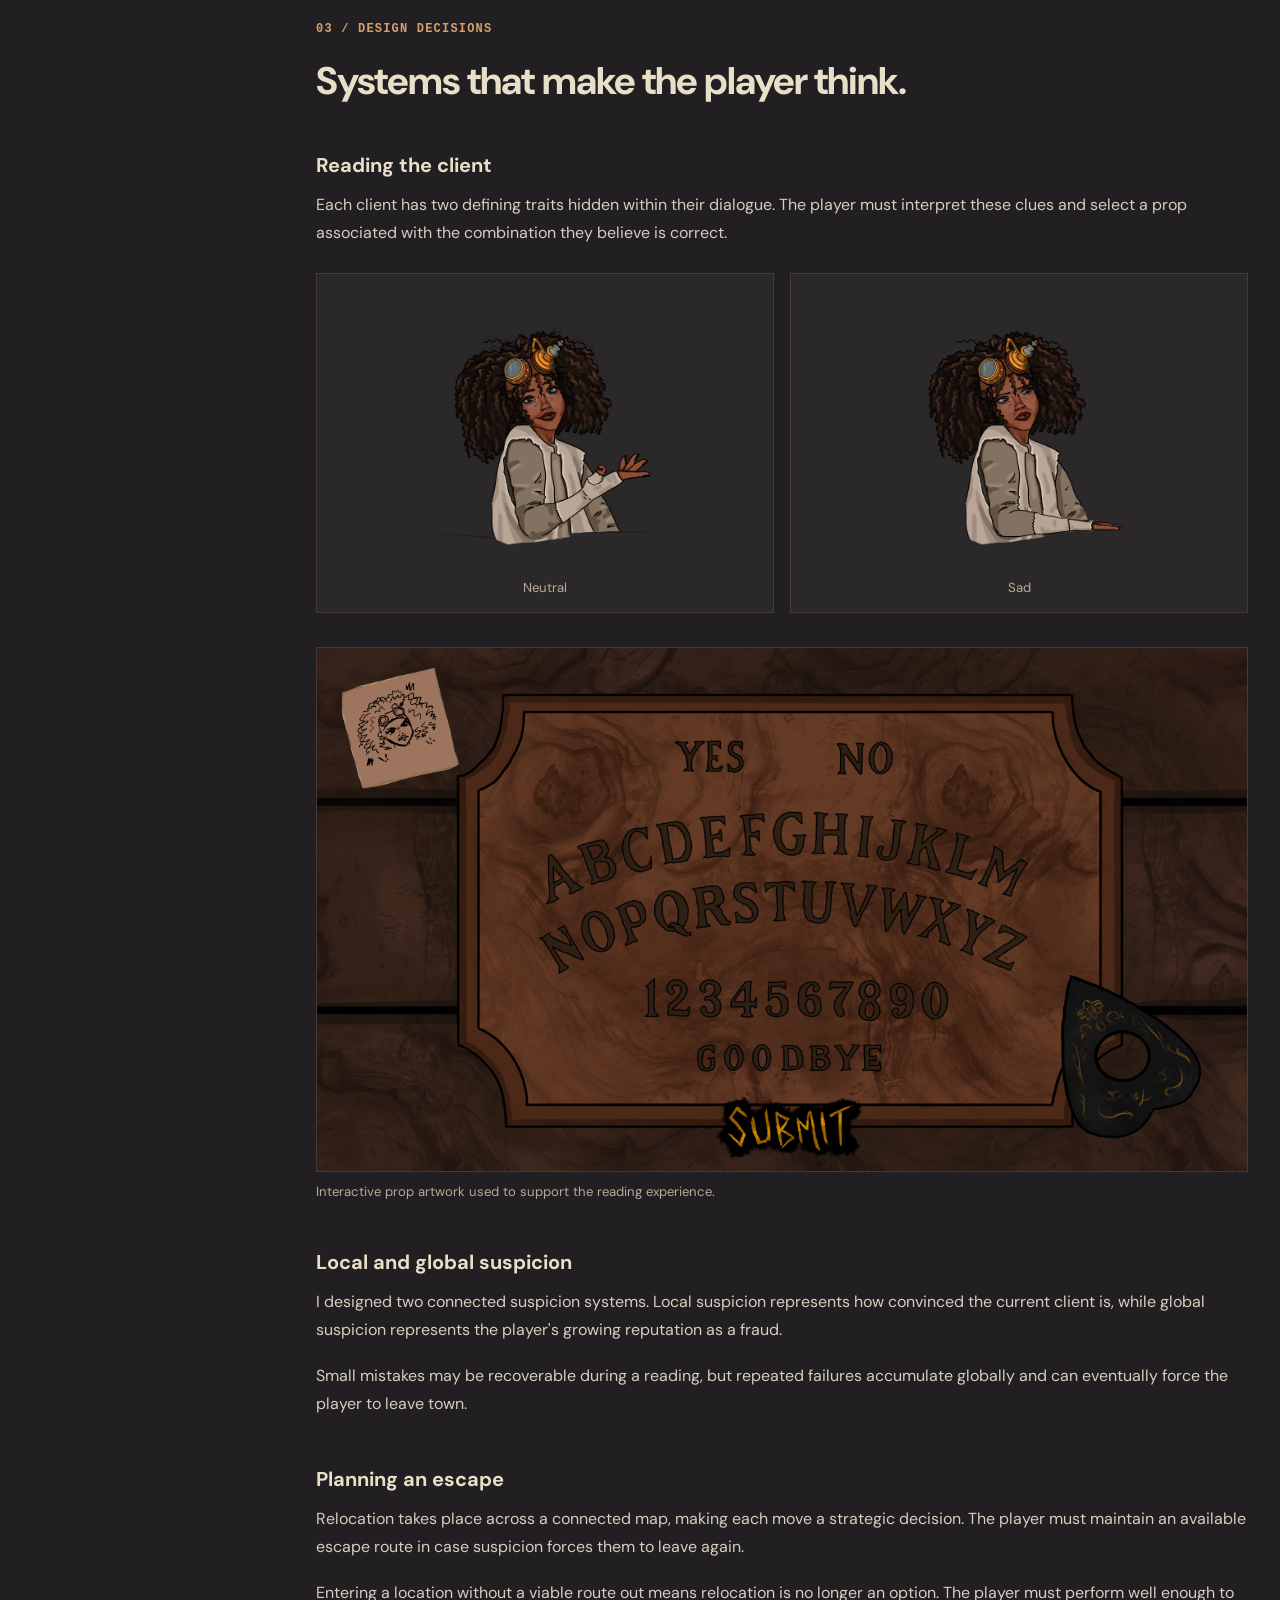
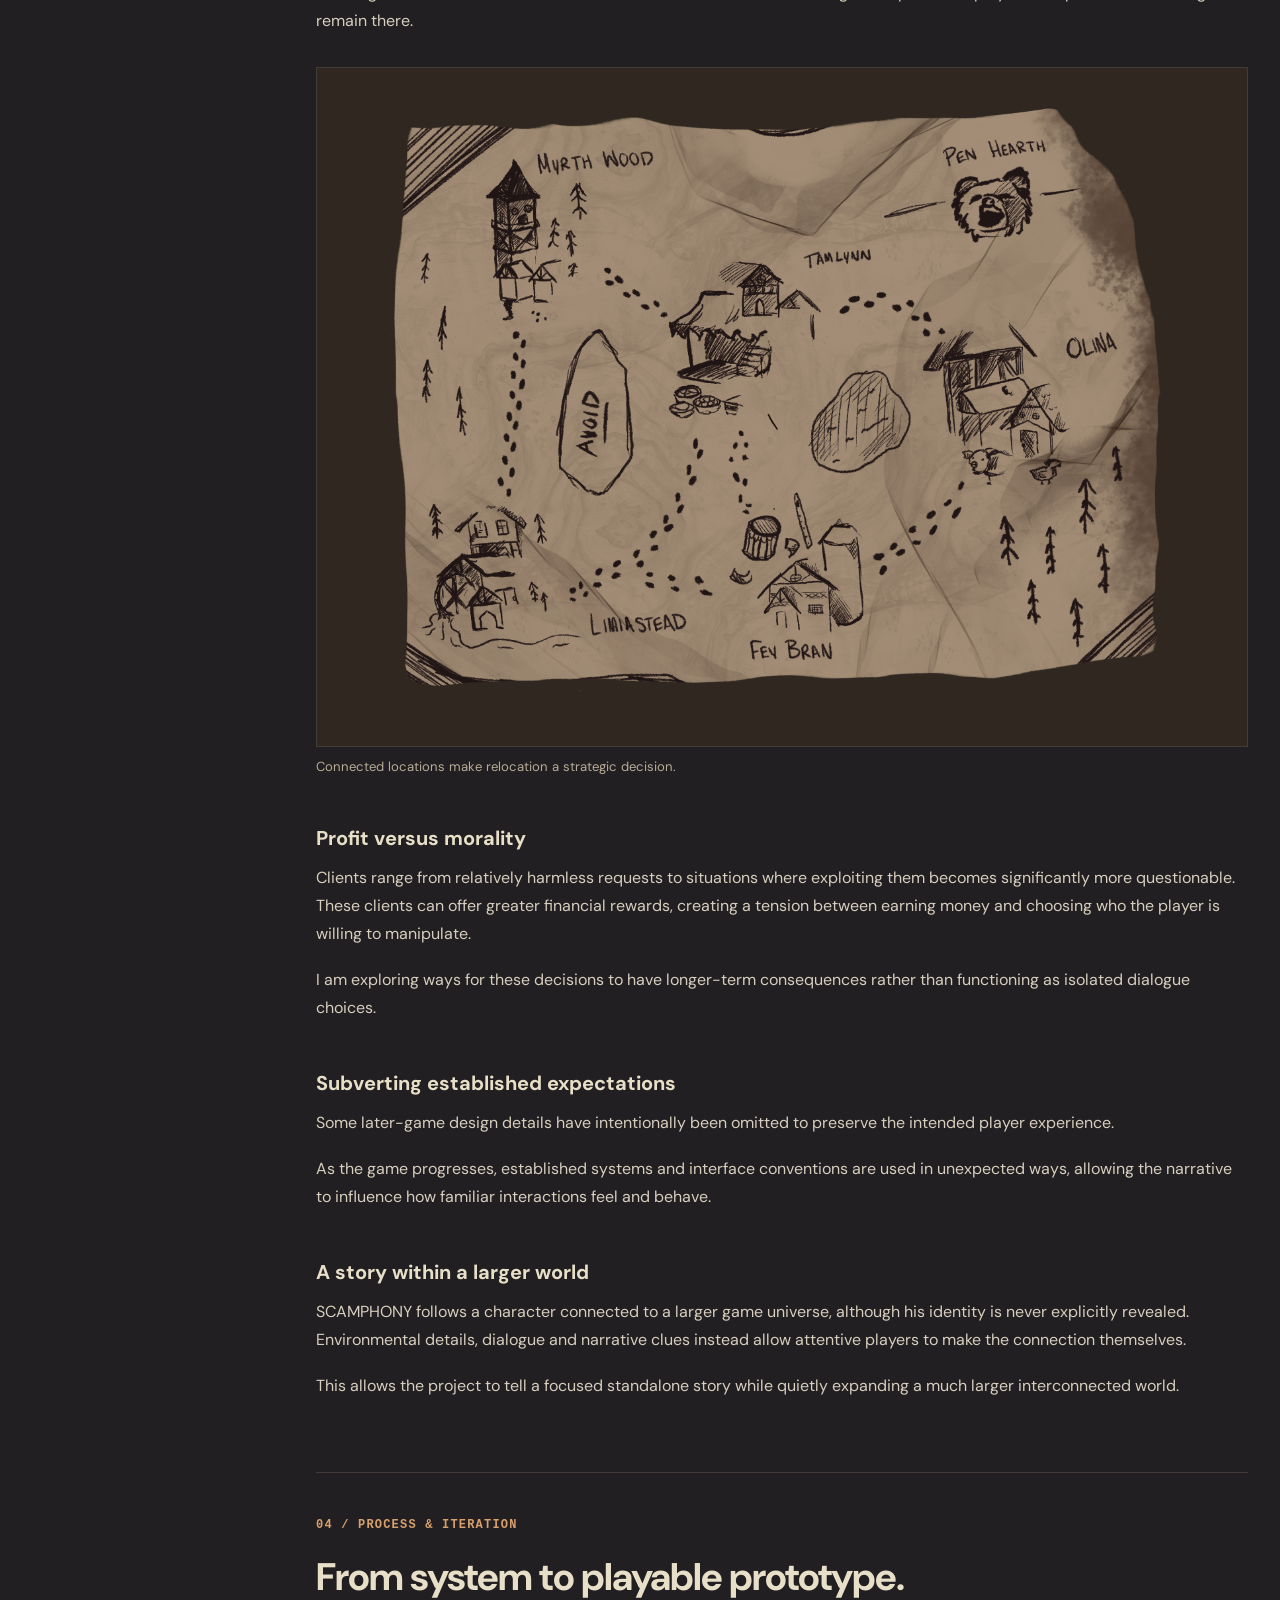
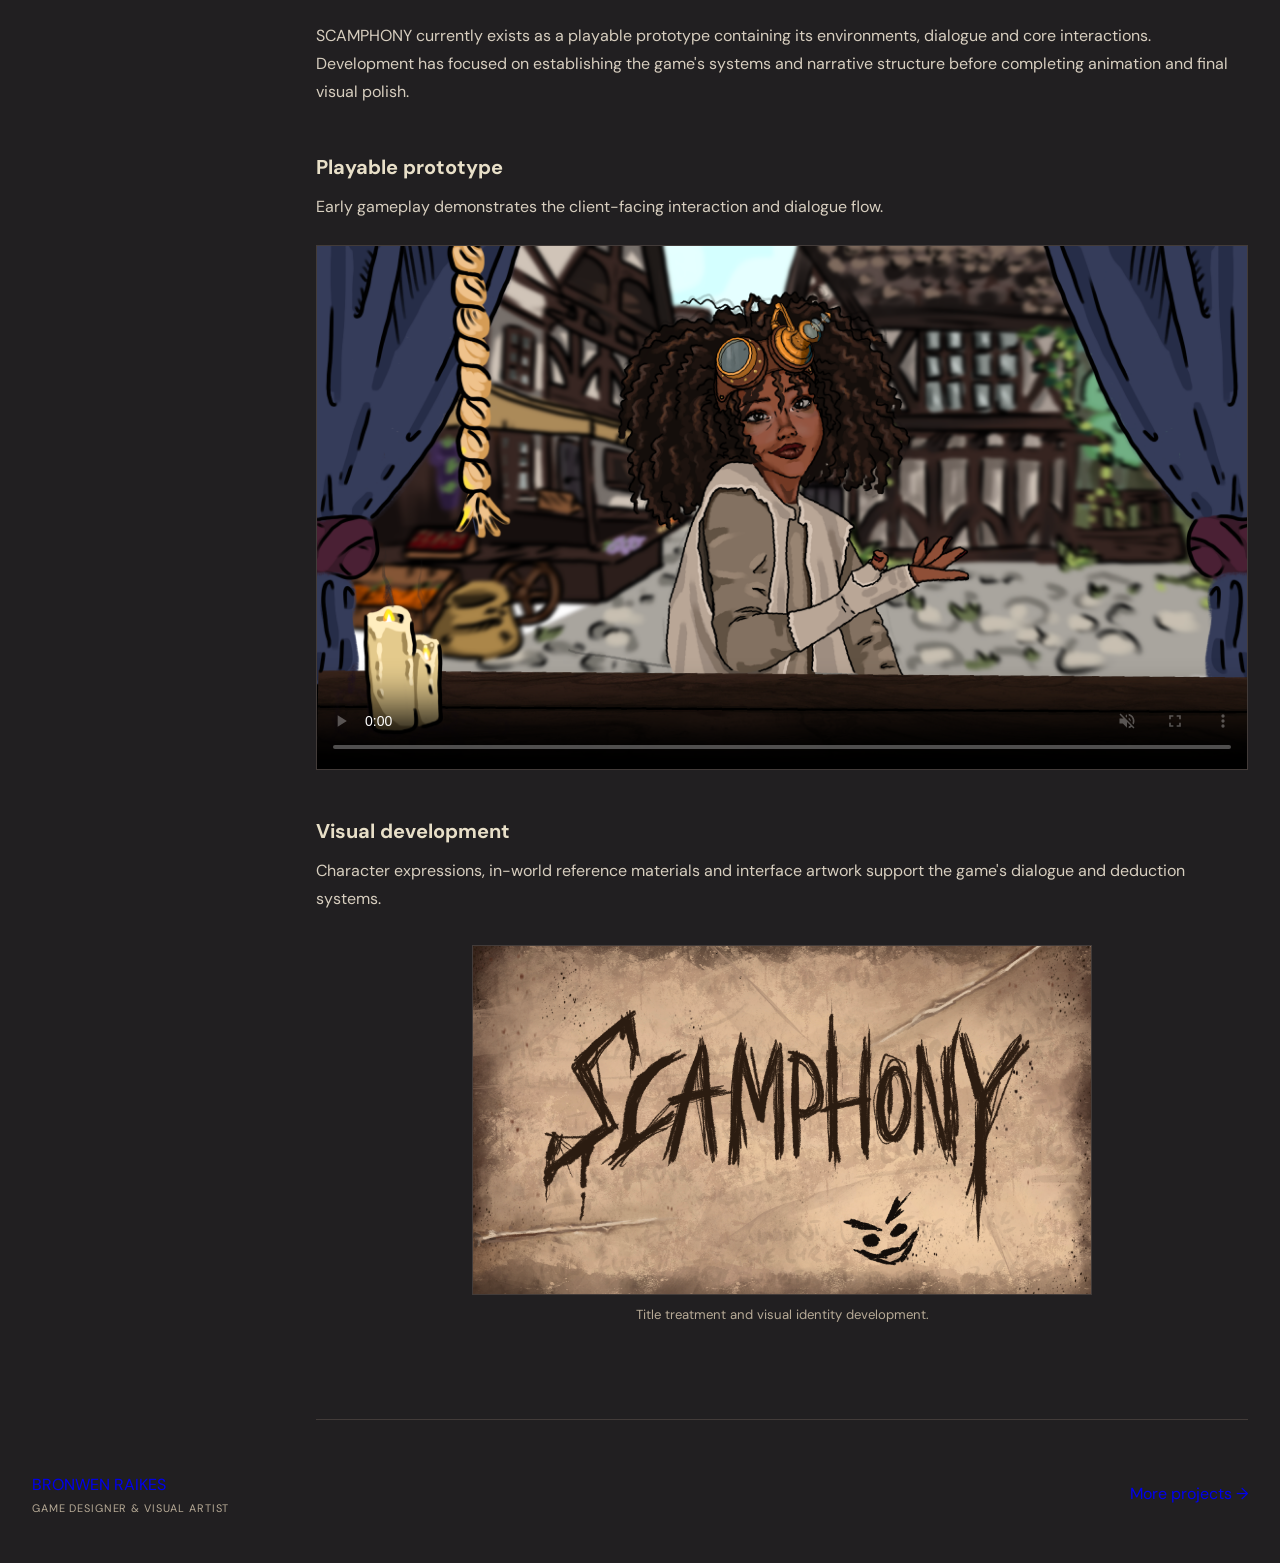
<file: projects/project-2.html>
<!DOCTYPE html>
<html lang="en">
<head>
  <meta charset="UTF-8">
  <meta name="viewport" content="width=device-width, initial-scale=1.0">
  <meta name="description" content="SCAMPHONY, a narrative deduction game. Game design case study by Bronwen Raikes.">
  <title>SCAMPHONY | Bronwen Raikes</title>
  <link rel="stylesheet" href="../scamphony.css">
  <link rel="preconnect" href="https://fonts.googleapis.com">
<link rel="preconnect" href="https://fonts.gstatic.com" crossorigin>
<link href="https://fonts.googleapis.com/css2?family=Space+Mono:wght@400;700&display=swap" rel="stylesheet">
</head>
<body>
  <header class="site-nav">
    <a class="wordmark" href="../index.html" aria-label="Bronwen Raikes, portfolio home">
      <span>
      BRONWEN RAIKES
      <small class="mini">DESIGN PORTFOLIO</small>
      </span>
    </a>
    <nav aria-label="Main navigation">
      <a href="../index.html#projects">Projects</a>
      <a href="../index.html#about">About</a>
      <a href="../index.html#cv">CV</a>
      <a href="../index.html#contact">Contact</a>
    </nav>
  </header>

  <main>
    <div class="hero-intro wrap">
      <a class="back-link" href="../index.html#projects">← Back to selected work</a>
      <p class="eyebrow">CASE STUDY / 02 · PLAYABLE PROTOTYPE</p>
    </div>

    <section class="scamphony-hero" aria-label="SCAMPHONY title artwork">
      <div class="hero-paper" aria-hidden="true"></div>
      <img class="hero-logo" src="../Media/scamphony/scamphony-title.png" alt="SCAMPHONY">
    </section>

    <div class="hero-description wrap">
      <p class="eyebrow">GAME DESIGN · NARRATIVE · VISUAL DESIGN</p>
      <p class="hero-lede">A narrative deduction game where you play as a fraudulent psychic.</p>
      <p class="hero-sub">Read between the lines, exploit what clients reveal, and keep suspicion low before your reputation catches up with you.</p>
    </div>

    <div class="study-layout wrap">
      <aside class="page-index" aria-label="On this page">
        <p class="eyebrow">ON THIS PAGE</p>
        <a href="#overview">Overview</a>
        <a href="#role">My role</a>
        <a href="#design">Design decisions</a>
        <a href="#process">Process &amp; iteration</a>
      </aside>

      <article class="study-content">
        <figure class="media-block poster-block">
          <img src="../Media/scamphony/Promo.png" alt="SCAMPHONY promotional artwork with a mysterious figure and crystal ball" loading="eager">
          <figcaption>Promotional artwork and visual identity for SCAMPHONY.</figcaption>
        </figure>

        <section class="study-section" id="overview">
          <p class="eyebrow">01 / OVERVIEW</p>
          <h2>Concept</h2>
          <p>SCAMPHONY is a narrative deduction game in which the player takes the role of a fraudulent psychic. With no supernatural ability, they must read clients, identify their defining traits and choose the right tools to make each reading convincing.</p>
          <p>Successful cons earn progress, while mistakes increase suspicion. As suspicion builds, the player must decide when to move on and where to go next, balancing short-term success against the need to keep an escape route available.</p>
          <figure class="media-block">
            <img src="../Media/scamphony/WorkingScene.png" alt="SCAMPHONY in-game scene showing a client across a fortune-telling counter" loading="lazy">
            <figcaption>Client-facing scene, establishing the setting and presentation of a reading.</figcaption>
          </figure>
        </section>

        <section class="study-section" id="role">
          <p class="eyebrow">02 / MY ROLE</p>
          <h2>Game Design &amp; Creative Direction</h2>
          <p>SCAMPHONY is a collaborative two-person project. My role includes:</p>
          <ul class="role-list">
            <li>Core gameplay concept and loop</li>
            <li>Suspicion and progression systems</li>
            <li>Dialogue and dialogue trees</li>
            <li>Character design and expressions</li>
            <li>Narrative design and worldbuilding</li>
            <li>Visual direction and 2D artwork</li>
          </ul>
          <p>Programming and technical implementation are primarily handled by the other developer, with design and feasibility discussed collaboratively.</p>
        </section>

        <section class="study-section" id="design">
          <p class="eyebrow">03 / DESIGN DECISIONS</p>
          <h2>Systems that make the player think.</h2>

          <h3>Reading the client</h3>
          <p>Each client has two defining traits hidden within their dialogue. The player must interpret these clues and select a prop associated with the combination they believe is correct.</p>
          <div class="expression-gallery" aria-label="Client character expressions">
            <figure><img src="../Media/scamphony/Neutral.png" alt="Client character with a neutral expression" loading="lazy"><figcaption>Neutral</figcaption></figure>
            <figure><img src="../Media/scamphony/Sad.png" alt="Client character with a sad expression" loading="lazy"><figcaption>Sad</figcaption></figure>
          </div>
          <figure class="media-block">
            <img src="../Media/scamphony/Ouija_Board.png" alt="Ouija board prop interface with selectable letters and planchette" loading="lazy">
            <figcaption>Interactive prop artwork used to support the reading experience.</figcaption>
          </figure>

          <h3>Local and global suspicion</h3>
          <p>I designed two connected suspicion systems. Local suspicion represents how convinced the current client is, while global suspicion represents the player's growing reputation as a fraud.</p>
          <p>Small mistakes may be recoverable during a reading, but repeated failures accumulate globally and can eventually force the player to leave town.</p>

          <h3>Planning an escape</h3>
          <p>Relocation takes place across a connected map, making each move a strategic decision. The player must maintain an available escape route in case suspicion forces them to leave again.</p>
          <p>Entering a location without a viable route out means relocation is no longer an option. The player must perform well enough to remain there.</p>
          <figure class="media-block map-block">
            <img src="../Media/scamphony/MAP.png" alt="SCAMPHONY parchment world map with connected settlements and routes" loading="lazy">
            <figcaption>Connected locations make relocation a strategic decision.</figcaption>
          </figure>

          <h3>Profit versus morality</h3>
          <p>Clients range from relatively harmless requests to situations where exploiting them becomes significantly more questionable. These clients can offer greater financial rewards, creating a tension between earning money and choosing who the player is willing to manipulate.</p>
          <p>I am exploring ways for these decisions to have longer-term consequences rather than functioning as isolated dialogue choices.</p>

          <h3>Subverting established expectations</h3>
          <p>Some later-game design details have intentionally been omitted to preserve the intended player experience.</p>
          <p>As the game progresses, established systems and interface conventions are used in unexpected ways, allowing the narrative to influence how familiar interactions feel and behave.</p>

          <h3>A story within a larger world</h3>
          <p>SCAMPHONY follows a character connected to a larger game universe, although his identity is never explicitly revealed. Environmental details, dialogue and narrative clues instead allow attentive players to make the connection themselves.</p>
          <p>This allows the project to tell a focused standalone story while quietly expanding a much larger interconnected world.</p>
        </section>

        <section class="study-section" id="process">
          <p class="eyebrow">04 / PROCESS &amp; ITERATION</p>
          <h2>From system to playable prototype.</h2>
          <p>SCAMPHONY currently exists as a playable prototype containing its environments, dialogue and core interactions. Development has focused on establishing the game's systems and narrative structure before completing animation and final visual polish.</p>
          <h3>Playable prototype</h3>
          <p>Early gameplay demonstrates the client-facing interaction and dialogue flow. </p>
          <div class="video-slot">
            <video controls muted playsinline preload="metadata" poster="../Media/scamphony/WorkingScene.png">
              <source src="../Media/scamphony/Croppedgameplay.mp4" type="video/mp4">
              Your browser does not support HTML video.
            </video>
            
          </div>
          <h3>Visual development</h3>
          <p>Character expressions, in-world reference materials and interface artwork support the game's dialogue and deduction systems.</p>
          <figure class="media-block book-block">
            <img src="../Media/scamphony/TITLE.png" alt="Early SCAMPHONY title artwork on parchment" loading="lazy">
            <figcaption>Title treatment and visual identity development.</figcaption>
          </figure>
        </section>
      </article>
    </div>
  </main>

  <footer class="site-footer wrap">
  <a href="../index.html">
    BRONWEN RAIKES
    <span>GAME DESIGNER &amp; VISUAL ARTIST</span>
  </a>

  <a href="../index.html#projects">More projects →</a>
</footer>
</body>
</html>
</file>
<file: style.css>
@import url('https://fonts.googleapis.com/css2?family=DM+Sans:wght@400;500;600;700&family=Space+Mono:wght@400;700&display=swap');
/* COLORS / VARIABLES */
:root {
    --bg: #211f23;
    --surface: #2b282b;
    --cream: #f1e8d4;
    --muted: #b8ac9c;
    --amber: #e8b779;
    --line: #4b4241;
    --green: #92977c;
}
/* BASIC PAGE STYLES */
* {
    box-sizing: border-box;
}

html {
    scroll-behavior: smooth;
    scroll-padding-top: 100px;
}

body {
    margin: 0;
    background: var(--bg);
    color: var(--cream);
    font-family: 'DM Sans', sans-serif;
    font-size: 16px;
    line-height: 1.65;
}

a {
    color: inherit;
    text-decoration: none;
}

button {
    font: inherit;
}

h1,
h2,
h3,
p {
    margin: 0;
}

h1,
h2,
h3 {
    line-height: 1.12;
    font-weight: 500;
}

h2 {
    font-size: clamp(2.25rem, 4vw, 3.4rem);
    letter-spacing: -.045em;
}

h3 {
    font-size: 1.55rem;
}

a:focus-visible,
button:focus-visible {
    outline: 2px solid var(--amber);
    outline-offset: 6px;
}

::selection {
    background: var(--amber);
    color: var(--bg);
}
/* SMALL TEXT STYLES */
.eyebrow,
.mini,
.card-top,
.tags,
.media-label,
.media-center,
.view,
.hero-bottom,
.atmosphere,
.contact-details > div > span {
    font-family: 'Space Mono', monospace;
    font-size: .75rem;
    letter-spacing: .07em;
}

.eyebrow {
    color: var(--amber);
    margin-bottom: 22px;
}

.muted {
    color: var(--muted);
}
/* NAVIGATION */
.nav {
    height: 90px;
    display: flex;
    align-items: center;
    justify-content: space-between;
    padding: 0 5%;
    background: #211f23f5;
    position: sticky;
    top: 0;
    z-index: 10;
    border-bottom: 1px solid #ffffff0a;
}

.wordmark {
    font-size: 1rem;
    font-weight: 600;
    letter-spacing: .05em;
    line-height: 1.2;
    display: flex;
    align-items: center;
}

.mark {
    color: var(--amber);
    font-size: 30px;
}

.mini {
    display: block;
    margin-top: 6px;
    margin-left: 0;
    color: var(--muted);
    font-family: 'Space Mono', monospace;
    font-size: .65rem;
    font-weight: 700;
    letter-spacing: .12em;
}

.nav nav {
    display: flex;
    gap: 35px;
}

.nav nav a {
    font-size: .9rem;
    color: #d2c8b6;
    padding: 10px 0;
    position: relative;
}

.nav nav a:after {
    content: '';
    position: absolute;
    bottom: 4px;
    left: 0;
    width: 0;
    height: 2px;
    background: var(--amber);
    transition: width .2s;
}

.nav nav a:hover:after {
    width: 100%;
}

.atmosphere {
    background: none;
    color: var(--muted);
    border: 1px solid var(--line);
    padding: 8px 12px;
    cursor: pointer;
}
/* HERO */
.hero {
    height: min(760px, calc(100svh - 90px));
    min-height: 590px;
    position: relative;
    overflow: hidden;
}

.hero-art {
    position: absolute;
    inset: 0;
    background:
        linear-gradient(
            180deg,
            transparent 0 54%,
            #17171d 55% 100%
        ),
        radial-gradient(
            circle at 72% 34%,
            #e6b87c55 0 2%,
            transparent 3%
        ),
        linear-gradient(
            180deg,
            #4b4a62 0%,
            #756270 42%,
            #b07a69 63%,
            #29242a 64%
        );
    image-rendering: pixelated;
}

.hero-art:before {
    content: "";
    position: absolute;
    left: 57%;
    bottom: 17%;
    width: 270px;
    height: 235px;
    background: #28242a;
    box-shadow:
        -170px 45px 0 -35px #302b2d,
        220px 65px 0 -55px #242227;
}

.hero-art:after {
    content: "";
    position: absolute;
    left: 61%;
    bottom: 28%;
    width: 34px;
    height: 42px;
    background: #e8b779;
    box-shadow:
        70px 0 #d99c61,
        140px 18px #e8b779,
        -145px 55px #d99c61,
        225px 72px #e8b779;
}

.hero-shade {
    position: absolute;
    inset: 0;
    background:
        linear-gradient(
            90deg,
            #211f23dd 0%,
            #211f2370 38%,
            transparent 70%
        ),
        linear-gradient(
            0deg,
            #211f23 0%,
            transparent 30%
        );
}

.hero-copy {
    position: relative;
    padding: 90px 7% 80px;
    width: 70%;
    max-width: 1000px;
}

.hero h1 {
    font-family: 'Space Mono', monospace;
    font-size: clamp(2.7rem, 5vw, 5rem);
    letter-spacing: -.07em;
    margin-bottom: 25px;
    text-shadow: 3px 3px #362c3c;
}

.hero h2 {
    font-size: clamp(1.55rem, 2.8vw, 2.5rem);
}

.hero-intro {
    margin-top: 24px;
    color: #d5c8b7;
    font-size: 1.125rem;
}

.hero-actions {
    display: flex;
    gap: 16px;
    margin-top: 35px;
}
/* BUTTONS */
.button {
    display: inline-flex;
    justify-content: center;
    align-items: center;
    min-height: 48px;
    padding: 12px 23px;
    border: 1px solid var(--line);
    font-size: .875rem;
    font-weight: 600;
    transition: .2s;
    cursor: pointer;
}

.button:hover {
    background: #ffffff09;
    transform: translateY(-2px);
}

.button.primary {
    background: var(--amber);
    color: #292225;
    border-color: var(--amber);
    box-shadow: 3px 3px 0 #624937;
}

.button.quiet {
    border-color: #9d897955;
}

.disabled {
    pointer-events: none;
    opacity: .5;
}

.hero-bottom {
    position: absolute;
    bottom: 28px;
    left: 7%;
    right: 7%;
    display: flex;
    justify-content: space-between;
    color: #c2b4a4;
}
/* GENERAL SECTIONS */
.section {
    padding: 95px 7%;
}

.section-heading {
    display: flex;
    justify-content: space-between;
    align-items: flex-end;
    gap: 40px;
    margin-bottom: 44px;
}

.section-heading > p {
    max-width: 410px;
    color: #d2c5b3;
    font-size: .95rem;
}
/* PROJECT CARDS */
.projects-grid {
    display: grid;
    grid-template-columns: repeat(3, 1fr);
    gap: 25px;
}

.project-card {
    display: block;
    border: 1px solid var(--line);
    background: var(--surface);
    transition: .25s;
}

.project-card:hover {
    transform: translateY(-6px);
    border-color: var(--amber);
}

.project-media {
    height: 235px;
    position: relative;
    overflow: hidden;
    background:
        repeating-linear-gradient(
            0deg,
            transparent 0 39px,
            #d2b99209 40px
        ),
        repeating-linear-gradient(
            90deg,
            transparent 0 39px,
            #d2b99209 40px
        ),
        #3c363a;
}

.media-2 {
    background-color: #353c36;
}

.media-3 {
    background-color: #493a36;
}

.media-label {
    position: absolute;
    left: 20px;
    top: 18px;
    color: #d9c6ac;
}

.media-center {
    position: absolute;
    inset: 35% 20px auto;
    text-align: center;
    letter-spacing: .13em;
    color: #dac9af;
}

.media-center small {
    display: block;
    font-family: 'DM Sans';
    font-size: .8rem;
    letter-spacing: 0;
    margin-top: 14px;
    color: #b0a18f;
}

.view {
    position: absolute;
    bottom: 16px;
    right: 18px;
    background: #201f2380;
    padding: 6px 12px;
    color: var(--amber);
}

.project-info {
    padding: 24px;
}

.card-top {
    display: flex;
    justify-content: space-between;
    color: var(--muted);
    gap: 6px;
    margin-bottom: 18px;
}

.project-info h3 {
    margin-bottom: 10px;
}

.project-info p {
    color: var(--muted);
    font-size: .875rem;
}

.project-info .role {
    color: var(--cream);
    font-size: .8rem;
    margin-bottom: 12px;
}

.tags {
    display: flex;
    gap: 6px;
    flex-wrap: wrap;
    margin-top: 22px;
}

.tags span {
    border: 1px solid #71635555;
    padding: 3px 8px;
}
/* ABOUT */
.about {
    display: grid;
    grid-template-columns: 1fr 1.75fr;
    gap: 10%;
    background: #282629;
    border-top: 1px solid var(--line);
    border-bottom: 1px solid var(--line);
}

.little-rule {
    display: block;
    width: 55px;
    height: 3px;
    background: var(--amber);
    margin-top: 30px;
}

.about-copy h3 {
    margin-bottom: 24px;
}

.about-copy > p {
    color: var(--muted);
    margin-bottom: 20px;
    max-width: 620px;
}

.skills {
    margin-top: 40px;
    padding-top: 28px;
    border-top: 1px solid var(--line);
}

.skills > div {
    display: grid;
    grid-template-columns: repeat(2, 1fr);
    gap: 18px 25px;
}

.skills small {
    display: block;
    color: var(--muted);
}
/* CV */
.cv {
    display: grid;
    grid-template-columns: 1.5fr 1fr;
    gap: 10%;
    align-items: center;
}

.cv p {
    margin-top: 22px;
    color: var(--muted);
}

.cv-actions {
    display: flex;
    gap: 12px;
    flex-wrap: wrap;
    margin-top: 30px;
}

.cv-sheet {
    background: #ded2b8;
    color: #3a3432;
    padding: 32px 35px;
    box-shadow: 9px 9px 0 #38312e;
    transform: rotate(2deg);
    max-width: 390px;
}

.cv-sheet .eyebrow {
    color: #685744;
}

.cv-sheet p {
    color: #5b5044;
    margin: 15px 0;
}

.cv-sheet hr {
    border: 0;
    border-top: 1px solid #b5a48c;
}
/* CONTACT */
.contact {
    background: #302b29;
    border-top: 1px solid var(--line);
}

.contact > p:not(.eyebrow) {
    margin-top: 23px;
    color: var(--muted);
}

.contact-details {
    display: flex;
    gap: 80px;
    margin-top: 40px;
}

.contact-details > div > span {
    color: var(--amber);
}

.contact-details p {
    margin-top: 10px;
}
/* FOOTER */
footer {
    padding: 32px 7%;
    display: flex;
    justify-content: space-between;
    gap: 25px;
    align-items: center;
    border-top: 1px solid var(--line);
    font-size: .8rem;
    color: var(--muted);
}

footer > a:first-child {
    color: var(--cream);
}

footer span {
    display: block;
    font-family: 'Space Mono', monospace;
    font-size: .75rem;
}

.world-note {
    opacity: .55;
}

.skip {
    position: fixed;
    top: -100px;
    z-index: 20;
    padding: 12px;
    background: var(--amber);
    color: var(--bg);
}

.skip:focus {
    top: 10px;
}
/* CASE STUDY */
.study-hero {
    padding: 55px 7% 60px;
    background: linear-gradient(120deg, #3d333a, #28292b);
}

.back {
    font-size: .875rem;
    display: block;
    color: var(--muted);
    margin-bottom: 40px;
}

.study-hero h1 {
    font-size: clamp(2.3rem, 5vw, 4.5rem);
}

.study-hero > p:not(.eyebrow) {
    margin-top: 25px;
    max-width: 650px;
    color: var(--muted);
}

.study-layout {
    display: grid;
    grid-template-columns: 220px minmax(0, 1fr);
    gap: 70px;
    padding: 70px 7%;
}

.study-layout aside {
    position: sticky;
    top: 130px;
    align-self: start;
    border-left: 1px solid var(--line);
    padding-left: 22px;
}

.study-layout aside a {
    display: block;
    font-size: .8rem;
    color: var(--muted);
    margin: 13px 0;
}

.study-section {
    padding: 15px 0 40px;
    margin-bottom: 25px;
    border-bottom: 1px solid var(--line);
}

.study-section h2 {
    font-size: 2rem;
}
/* Space between subsections inside Design Decisions */
.study-section h3 {
    margin-top: 48px;
}

.placeholder {
    color: var(--muted);
    margin-top: 24px;
    max-width: 750px;
}

.study-media > div {
    height: 300px;
    display: grid;
    place-items: center;
    background: #353134;
    border: 1px dashed #756151;
    font-family: 'Space Mono';
    font-size: .75rem;
    text-align: center;
    padding: 25px;
    color: var(--amber);
}
/* SCAMPHONY */
.scamphony-hero {
    background: none;
    padding-top: 35px;
    padding-bottom: 35px;
}

.scamphony-title {
    position: relative;
    isolation: isolate;
    display: flex;
    align-items: center;
    justify-content: center;
    box-sizing: border-box;
    width: 100%;
    max-width: 1150px;
    min-height: 330px;
    margin: 30px auto;
    padding: 40px 30px;
}

.scamphony-title::before {
    content: "";
    position: absolute;
    inset: 0;
    background: url("Media/scamphony/scamphony-paper.png")
                center / cover no-repeat;
    -webkit-mask-image: linear-gradient(
        to right,
        transparent 0%,
        black 12%,
        black 88%,
        transparent 100%
    );
    mask-image: linear-gradient(
        to right,
        transparent 0%,
        black 12%,
        black 88%,
        transparent 100%
    );
    z-index: -1;
}

.scamphony-title img {
    display: block;
    width: 90%;
    max-width: 850px;
    height: auto;
    margin: 0 auto;
}
/* ATMOSPHERE / UNEASY EFFECTS */
.ambient-off * {
    animation: none !important;
    transition: none !important;
}

.uneasy .hero-art {
    filter: saturate(.7) contrast(1.05);
}
/* TABLET */
@media (max-width: 1000px) {
    .mini {
        display: none;
    }
    .nav nav {
        gap: 22px;
    }
    .hero-copy {
        width: 85%;
    }
    .section {
        padding: 70px 6%;
    }
    .projects-grid {
        gap: 15px;
    }
    .study-layout {
        gap: 35px;
        grid-template-columns: 190px 1fr;
    }
}
/* MOBILE */
@media (max-width: 700px) {
    .nav {
        height: auto;
        min-height: 105px;
        flex-wrap: wrap;
        padding: 14px 6%;
    }
    .nav nav {
        order: 3;
        width: 100%;
        justify-content: space-between;
        margin-top: 7px;
    }
    .hero {
        height: 640px;
        min-height: 0;
    }
    .hero-copy {
        padding: 65px 7%;
        width: 100%;
    }
    .hero h1 {
        font-size: 2.8rem;
    }
    .hero h2 {
        font-size: 1.7rem;
    }
    .section {
        padding: 60px 6%;
    }
    .section-heading {
        display: block;
    }
    .section-heading > p {
        margin-top: 25px;
    }
    .projects-grid {
        grid-template-columns: 1fr;
        gap: 28px;
    }
    .about {
        grid-template-columns: 1fr;
        gap: 35px;
    }
    .cv {
        grid-template-columns: 1fr;
        gap: 50px;
    }
    .contact-details {
        flex-direction: column;
        gap: 25px;
    }
    footer {
        flex-wrap: wrap;
    }
    .world-note {
        order: 3;
        width: 100%;
    }
    .study-layout {
        display: block;
        padding: 40px 6%;
    }
    .study-layout aside {
        position: static;
        border-left: 0;
        border-bottom: 1px solid var(--line);
        padding: 0 0 25px;
        margin-bottom: 35px;
    }
}
/* REDUCED MOTION */
@media (prefers-reduced-motion: reduce) {
    html {
        scroll-behavior: auto;
    }
    *,
    *:before,
    *:after {
        animation: none !important;
        transition: none !important;
    }
}
/* WAKEY WAKEY CASE STUDY */
/* Character stays anchored to the hero divider. */
.study-hero {
    position: relative;
    overflow: visible;
}

.wakey-hero-character {
    position: absolute;
    width: clamp(220px, 32vw, 500px);
    max-width: none;
    height: auto;
    right: max(0px, calc(50vw - 800px));
    bottom: clamp(-180px, -11.52vw, -79.2px);
    z-index: 5;
    pointer-events: none;
}
/* Readable paragraphs without restricting the artwork. */
.study-layout article .study-section p {
    max-width: 72ch;
}
/* Prevent the fixed-width character creating horizontal scrolling. */
body {
    overflow-x: clip;
}
/* Visual development: two concepts above one larger room image. */
.wakey-development {
    width: 100%;
    max-width: 1000px;
    margin: 32px 0 48px;
}

.wakey-development-row {
    display: grid;
    grid-template-columns: 1fr 1.5fr;
    gap: 20px;
    align-items: start;
}

.wakey-development-row img {
    width: 100%;
    height: 320px;
    object-fit: contain;
    object-position: top;
}

.wakey-development figure {
    margin: 0;
    min-width: 0;
}

.wakey-development img {
    display: block;
    width: 100%;
    max-width: none;
    height: auto;
    border: 1px solid #423b39;
}

.wakey-development figure.wakey-development-final {
    margin-top: 40px;
}

.wakey-development figcaption {
    margin-top: 10px;
    color: #b8ab97;
    font-size: .82rem;
    line-height: 1.5;
}

@media (max-width: 650px) {
    .wakey-development-row {
        grid-template-columns: 1fr;
    }
}
/* WAKEY WAKEY CHARACTER ANIMATION */
.wakey-animation {
    width: 640px;
    max-width: 100%;
}

.wakey-animation img {
    width: 100%;
    height: auto;
    image-rendering: pixelated;
}
/* WAKEY WAKEY GAMEPLAY PROTOTYPE */
.wakey-prototype {
    width: 100%;
    max-width: 900px;
    margin: 32px 0 48px;
}

.wakey-prototype video {
    display: block;
    width: 100%;
    height: auto;
    border: 1px solid #423b39;
}

.wakey-prototype figcaption {
    margin-top: 10px;
    color: #b8ab97;
    font-size: 0.82rem;
}

/* TEMPORARY HOMEPAGE HERO */

.hero-art {
    background: linear-gradient(
        135deg,
        #211f23 0%,
        #393039 45%,
        #66505a 75%,
        #9a7067 100%
    );
}

.hero-art::before,
.hero-art::after {
    display: none;
}

.project-thumbnail {
    display: block;
    width: 100%;
    height: 100%;
    object-fit: contain;
    image-rendering: pixelated;
}

/* =========================
   HOMEPAGE PROJECT REDESIGN
   ========================= */

.projects-grid {
    grid-template-columns: repeat(3, minmax(0, 1fr));
    gap: 24px;
    align-items: stretch;
}

.project-card {
    display: flex;
    flex-direction: column;
    overflow: hidden;
    background: #282529;
    border: 1px solid #4b4241;
    transition: transform .25s, border-color .25s;
}

.project-card:hover {
    transform: translateY(-4px);
    border-color: var(--amber);
}

/* Artwork */

.project-media {
    height: auto;
    aspect-ratio: 16 / 10;
    background: #211f23;
    overflow: hidden;
}

.project-thumbnail {
    display: block;
    width: 100%;
    height: 100%;
    object-fit: cover;
    image-rendering: auto;
}

/* Individual artwork positioning */

.media-2 .project-thumbnail {
    object-position: center;
}

.media-3 .project-thumbnail {
    object-position: center;
    image-rendering: pixelated;
}

/* Remove labels from the artwork */

.project-media .media-label,
.project-media .media-center,
.project-media .view {
    display: none;
}

/* Project information */

.project-info {
    display: flex;
    flex-direction: column;
    flex: 1;
    padding: 25px;
}

.card-top {
    margin-bottom: 18px;
    font-size: .65rem;
    letter-spacing: .04em;
}

.project-info h3 {
    font-size: clamp(1.4rem, 2vw, 1.8rem);
    letter-spacing: -.035em;
    margin-bottom: 12px;
}

.project-info .role {
    font-size: .75rem;
    color: var(--amber);
    margin-bottom: 16px;
}

.project-info p:not(.role) {
    font-size: .875rem;
    line-height: 1.65;
    color: #c9bcad;
}

/* Hide tags for a cleaner first impression */

.project-info .tags {
    display: none;
}

/* Responsive layout */

@media (max-width: 1000px) {
    .projects-grid {
        grid-template-columns: repeat(2, minmax(0, 1fr));
    }
}

@media (max-width: 700px) {
    .projects-grid {
        grid-template-columns: 1fr;
    }

    .project-media {
        aspect-ratio: 16 / 9;
    }

    .project-info {
        padding: 22px;
    }
}
</file>
<file: scamphony.css>
/* =========================================================
   SCAMPHONY CASE STUDY
   Independent stylesheet. Other pages are unaffected.
   ========================================================= */


/* =========================================================
   01. COLOURS & VARIABLES
   ========================================================= */
@import url('https://fonts.googleapis.com/css2?family=DM+Sans:wght@400;500;600;700&family=Space+Mono:wght@400;700&display=swap');
:root {
    --bg: #211f21;
    --surface: #2b2829;
    --cream: #e8dfc8;
    --muted: #b8ab97;
    --accent: #d7a06d;
    --line: #423b39;

    --content: 1600px;
}


/* =========================================================
   02. BASIC PAGE STYLES
   ========================================================= */

* {
    box-sizing: border-box;
}

html {
    scroll-behavior: smooth;
}

body {
    margin: 0;
    background: var(--bg);
    color: var(--cream);
    font: 16px/1.75 "DM Sans", sans-serif;
}
S
a {
    color: inherit;
}

a:hover,
a:focus-visible {
    color: var(--accent);
}

img,
video {
    max-width: 100%;
}

.wrap {
    width: min(calc(100% - 64px), var(--content));
    margin-inline: auto;
}


/* =========================================================
   03. SMALL TEXT / LABELS
   ========================================================= */

.eyebrow {
    color: var(--accent);
    font-family: Consolas, 'Courier New', monospace;
    font-size: .75rem;
    font-weight: 700;
    letter-spacing: .1em;
    text-transform: uppercase;
}


/* =========================================================
   04. NAVIGATION
   ========================================================= */

.site-nav {
    min-height: 90px;
    padding: 12px 5%;

    display: flex;
    align-items: center;
    justify-content: space-between;
    gap: 24px;

    border-bottom: 1px solid var(--line);
}

.site-nav a {
    text-decoration: none;
}

.wordmark {
    display: flex;
    align-items: center;
    font-size: 1rem;
    font-weight: 600;
    letter-spacing: .05em;
    line-height: 1.2;
}

.wordmark .mark {
    color: var(--accent);
    font-size: 2rem;
}

.wordmark small {
    display: block;
    margin-top: 6px;
    color: var(--muted);
    font-family: 'Space Mono', monospace;
    font-size: .65rem;
    font-weight: 700;
    letter-spacing: .12em;
}

.site-nav nav {
    display: flex;
    flex-wrap: wrap;
    gap: clamp(16px, 3vw, 38px);

    font-size: .9rem;
}


/* =========================================================
   05. HERO INTRODUCTION
   ========================================================= */

.hero-intro {
    padding-top: 36px;
}

.back-link {
    color: var(--muted);
    text-decoration: none;
    font-size: .88rem;
}

.hero-intro .eyebrow {
    margin-top: 28px;
    margin-bottom: 22px;
}


/* =========================================================
   06. SCAMPHONY HERO ARTWORK
   ========================================================= */

.scamphony-hero {
    position: relative;
    isolation: isolate;

    display: grid;
    place-items: center;

    min-height: clamp(260px, 31vw, 420px);
    overflow: hidden;
}

.hero-paper {
    position: absolute;
    inset: 0;

    background: url('Media/scamphony/scamphony-paper.png')
                center / cover no-repeat;

    z-index: -1;
}

.hero-logo {
    display: block;
    width: min(70%, 770px);
    height: auto;
    margin: 35px auto;

    filter: drop-shadow(0 2px 2px rgba(0,0,0,.08));
}


/* =========================================================
   07. HERO DESCRIPTION
   ========================================================= */

.hero-description {
    padding-top: 26px;
    padding-bottom: 72px;
}

.hero-description .eyebrow {
    margin: 0 0 10px;
}

.hero-lede {
    max-width: 780px;
    margin: 0;

    font-size: clamp(1.2rem, 2.2vw, 1.7rem);
    line-height: 1.45;
}

.hero-sub {
    max-width: 700px;
    color: var(--muted);
    margin-top: 12px;
}


/* =========================================================
   08. CASE STUDY LAYOUT
   ========================================================= */

.study-layout {
    display: grid;
    grid-template-columns: 220px minmax(0, 1fr);
    gap: clamp(40px, 5vw, 100px);
    align-items: start;
}

/* =========================================================
   09. PAGE INDEX / SIDE NAVIGATION
   ========================================================= */

.page-index {
    position: sticky;
    top: 24px;

    padding-left: 20px;
    border-left: 1px solid var(--line);

    display: flex;
    flex-direction: column;
    gap: 12px;
}

.page-index .eyebrow {
    margin: 0 0 4px;
}

.page-index a {
    color: var(--muted);
    text-decoration: none;
    font-size: .86rem;
}

.page-index a:hover {
    color: var(--cream);
}


/* =========================================================
   10. CASE STUDY CONTENT
   ========================================================= */

.study-content {
    min-width: 0;
}

.study-section {
    padding: 26px 0 54px;
    margin-bottom: 16px;

    border-bottom: 1px solid var(--line);
    scroll-margin-top: 30px;
}

.study-section h2 {
    margin: 8px 0 22px;

    font-size: clamp(1.7rem, 3vw, 2.4rem);
    line-height: 1.2;
    letter-spacing: -.025em;
}

.study-section h3 {
    margin: 48px 0 12px;

    font-size: 1.25rem;
    line-height: 1.35;
}

.study-section p {
    width: 100%;
    max-width: 85ch;
    margin: 0 0 18px;
    color: #d7cebf;
}

.study-section .eyebrow {
    color: var(--accent);
}

.study-content {
    width: 100%;
    max-width: 1100px;
    min-width: 0;
}

/* =========================================================
   11. MY ROLE LIST
   ========================================================= */

.role-list {
    columns: 2;
    column-gap: 34px;

    margin: 20px 0 24px;
    padding-left: 22px;
}

.role-list li {
    break-inside: avoid;
    padding-bottom: 8px;
}


/* =========================================================
   12. GENERAL IMAGE / MEDIA STYLES
   ========================================================= */

.media-block {
    margin: 32px 0 40px;
}

.media-block img {
    display: block;
    width: 100%;
    height: auto;

    border: 1px solid var(--line);
}

.media-block figcaption,
.expression-gallery figcaption {
    margin-top: 10px;

    color: var(--muted);
    font-size: .82rem;
    line-height: 1.5;
}


/* =========================================================
   13. PROMOTIONAL POSTER
   ========================================================= */

.poster-block {
    display: flex;
    flex-direction: column;
    align-items: center;

    margin: 0 0 54px;
}

.poster-block img {
    width: min(100%, 480px);
}

.poster-block figcaption {
    align-self: center;
    text-align: center;
}


/* =========================================================
   14. CHARACTER EXPRESSION GALLERY
   ========================================================= */

.expression-gallery {
    display: grid;
    grid-template-columns: repeat(2, minmax(0,1fr));
    gap: 16px;

    margin: 26px 0 34px;
}

.expression-gallery figure {
    margin: 0;
    min-width: 0;
    padding: 14px;

    background: var(--surface);
    border: 1px solid var(--line);
    text-align: center;
}

.expression-gallery img {
    display: block;
    width: 100%;
    height: 280px;
    object-fit: contain;
}

.expression-gallery figcaption {
    text-align: center;
}


/* =========================================================
   15. WORLD MAP
   ========================================================= */

.map-block img {
    max-height: 680px;
    object-fit: contain;
    background: #302820;
}


/* =========================================================
   16. GRIMOIRE / BOOK ARTWORK
   ========================================================= */

.book-block img {
    max-width: 620px;
    margin-inline: auto;
}

.book-block figcaption {
    text-align: center;
}


/* =========================================================
   17. GAMEPLAY VIDEO
   ========================================================= */

.video-slot {
    margin: 24px 0 38px;
}

.video-slot video {
    display: block;
    width: 100%;

    background: #151415;
    border: 1px solid var(--line);
}

.video-slot .media-hint {
    margin-top: 8px;

    color: var(--muted);
    font-size: .78rem;
}

.video-slot code {
    font-family: Consolas, monospace;
}


/* =========================================================
   18. FOOTER
   ========================================================= */

.site-footer {
    display: flex;
    justify-content: space-between;
    align-items: center;
    gap: 30px;

    padding-top: 35px;
    padding-bottom: 45px;
}

.site-footer a {
    text-decoration: none;
}

.site-footer span {
    display: block;

    font-size: .68rem;
    letter-spacing: .08em;
    color: var(--muted);
}


/* =========================================================
   19. TABLET RESPONSIVENESS
   Screens up to 850px wide
   ========================================================= */

@media (max-width: 850px) {

    .study-layout {
        grid-template-columns: 1fr;
        gap: 22px;
    }

    .page-index {
        position: static;

        display: flex;
        flex-direction: row;
        flex-wrap: wrap;
        gap: 12px 20px;

        padding-left: 0;
        padding-bottom: 16px;

        border-left: 0;
        border-bottom: 1px solid var(--line);
    }

    .page-index .eyebrow {
        width: 100%;
    }

    .hero-description {
        padding-bottom: 36px;
    }

}


/* =========================================================
   20. MOBILE RESPONSIVENESS
   Screens up to 600px wide
   ========================================================= */

@media (max-width: 600px) {

    .wrap {
        width: min(calc(100% - 36px), var(--content));
    }

    .site-nav {
        padding: 15px 18px;

        align-items: flex-start;
        flex-direction: column;
        gap: 18px;
    }

    .site-nav nav {
        gap: 14px 24px;
    }

    .scamphony-hero {
        min-height: 220px;
    }

    .hero-logo {
        width: 86%;
    }

    .role-list {
        columns: 1;
    }

    .expression-gallery {
        gap: 10px;
    }

    .expression-gallery img {
        height: 190px;
    }

    .site-footer {
        flex-direction: column;
        align-items: flex-start;
    }

}


/* =========================================================
   21. ACCESSIBILITY
   Respect reduced-motion preferences
   ========================================================= */

@media (prefers-reduced-motion: reduce) {

    html {
        scroll-behavior: auto;
    }

}
</file>
